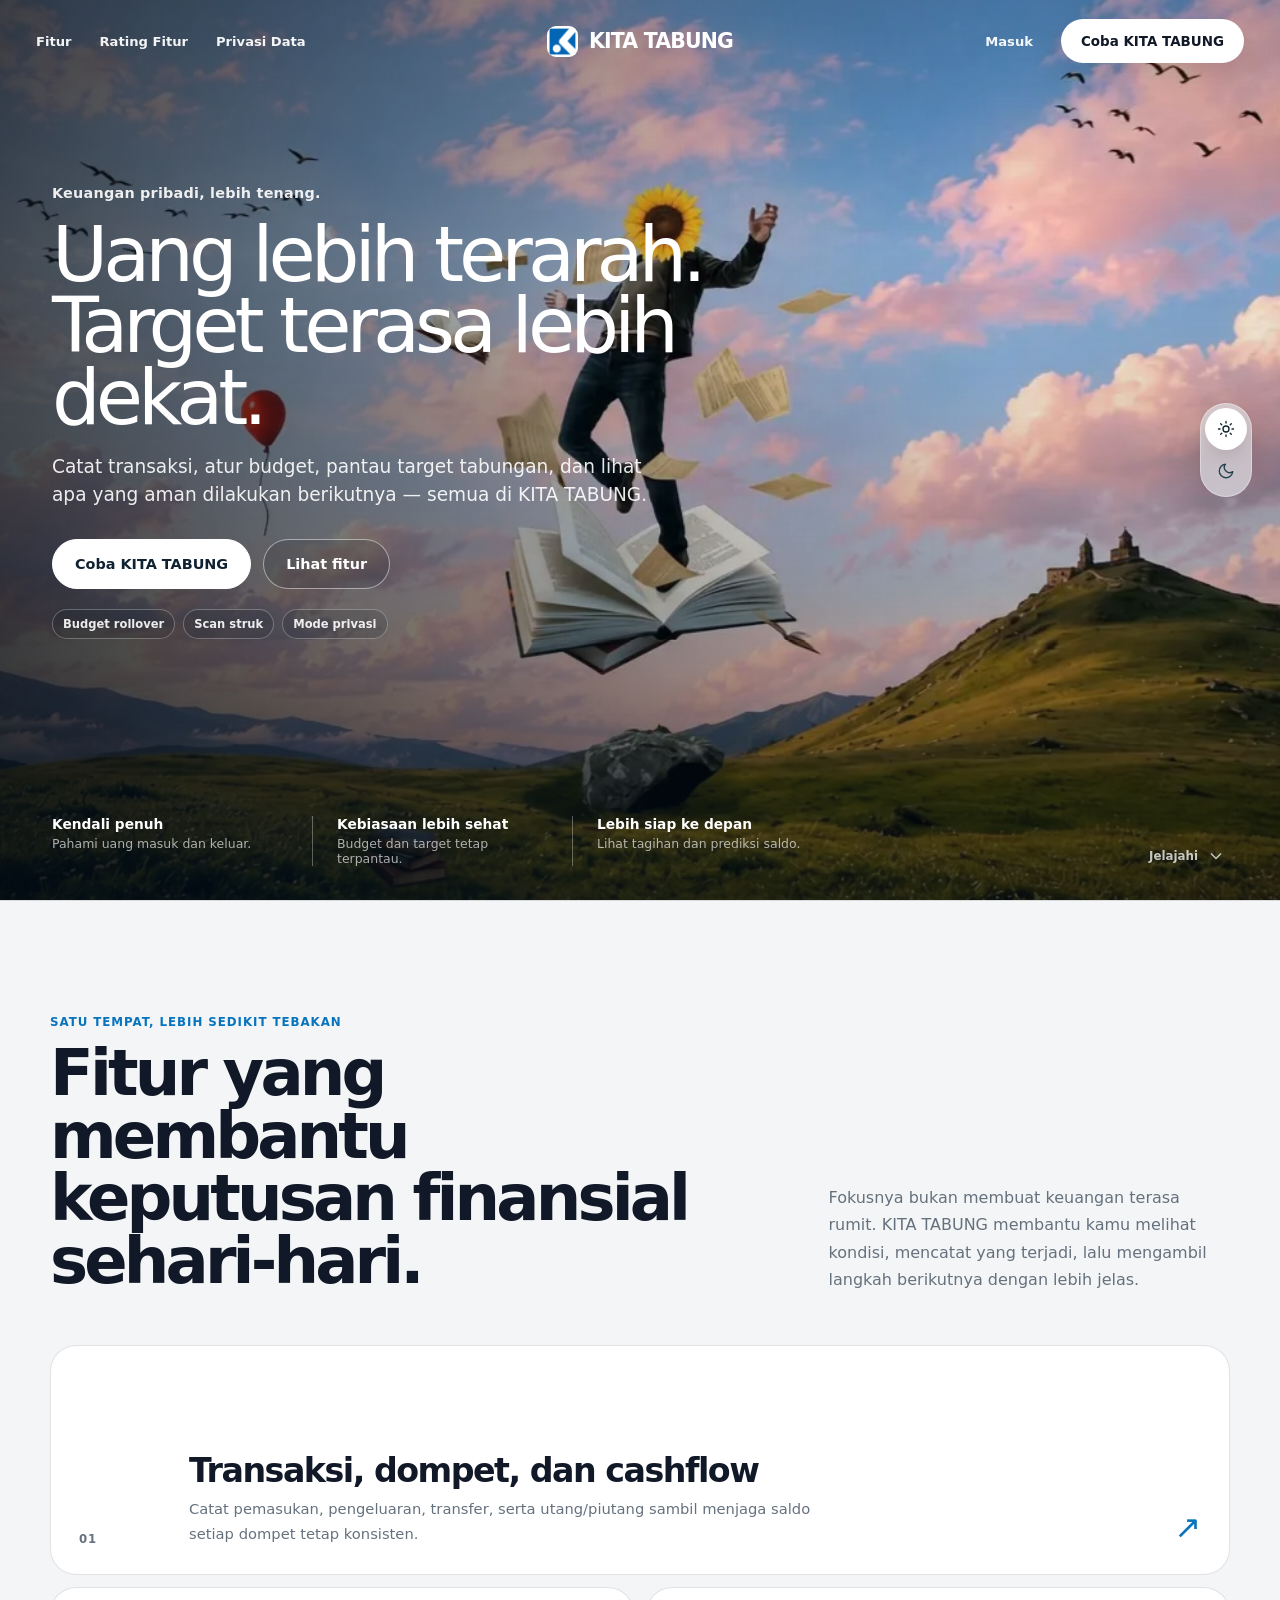
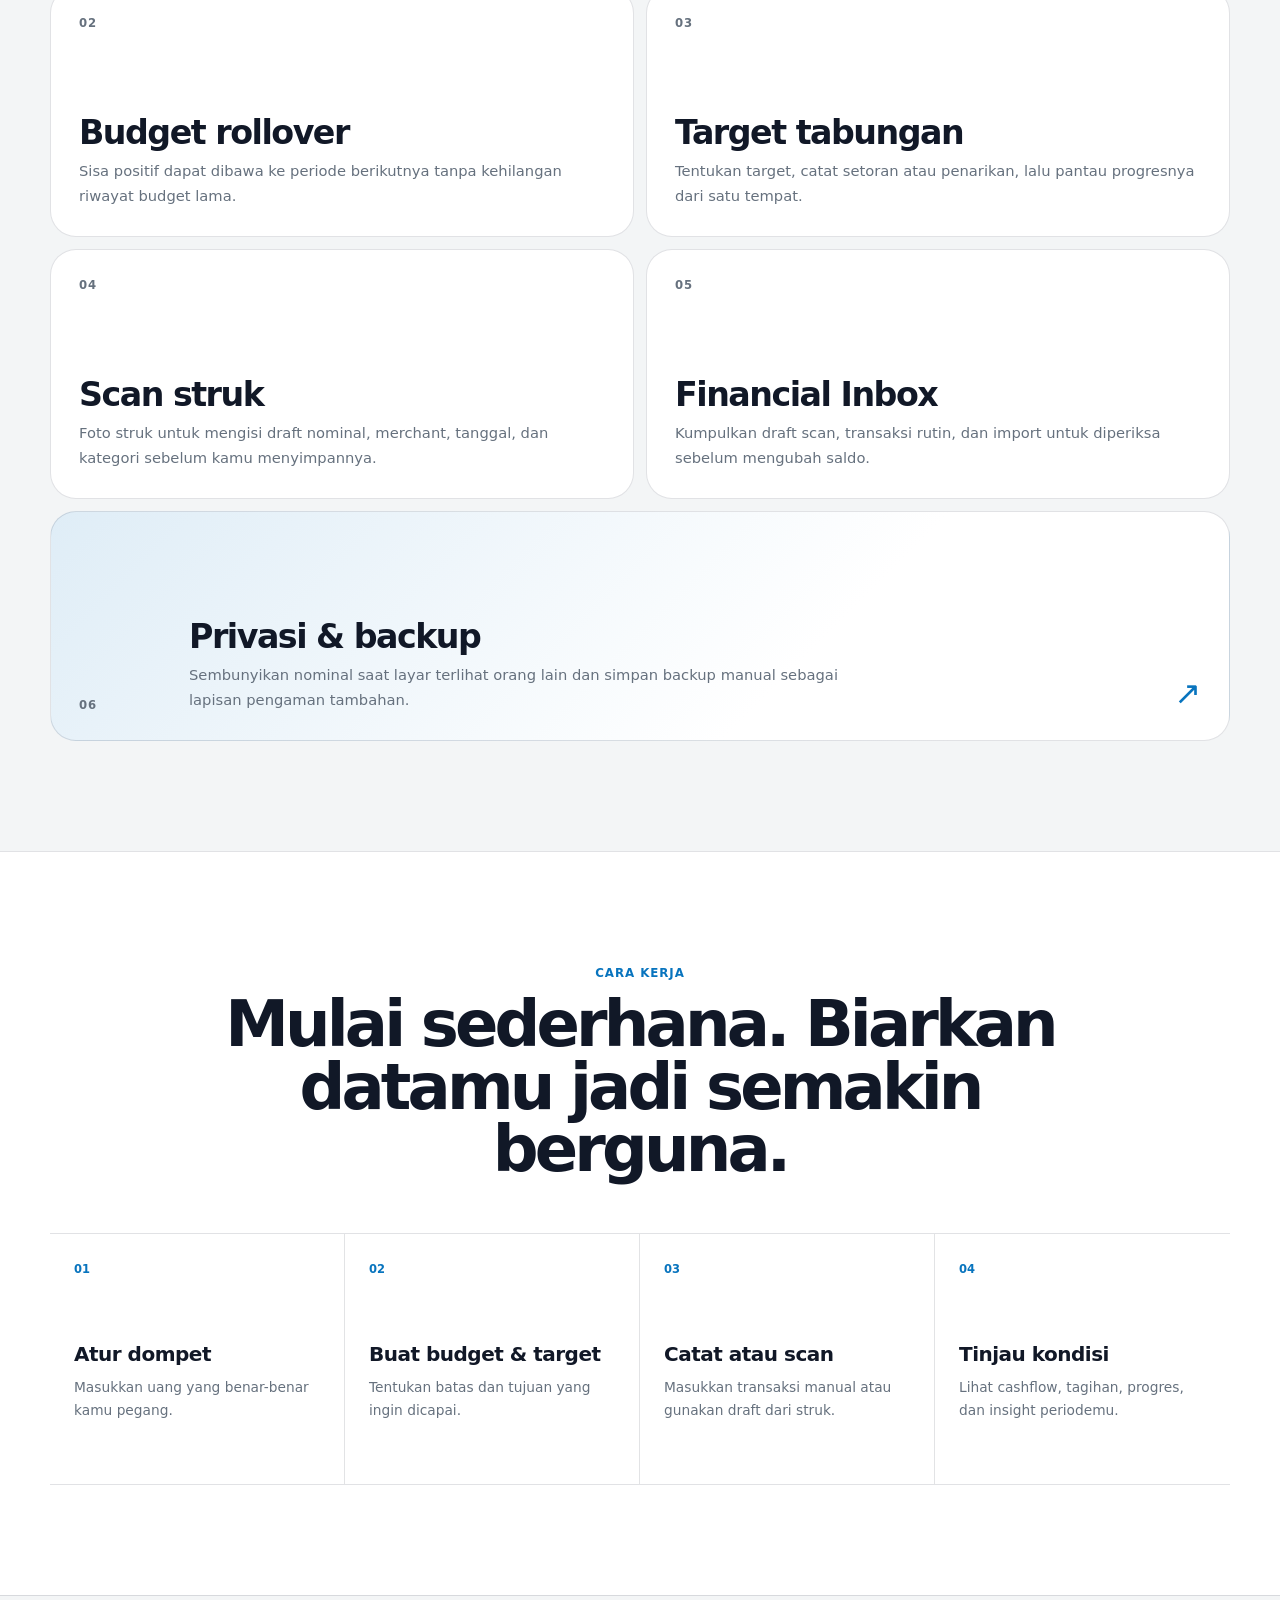
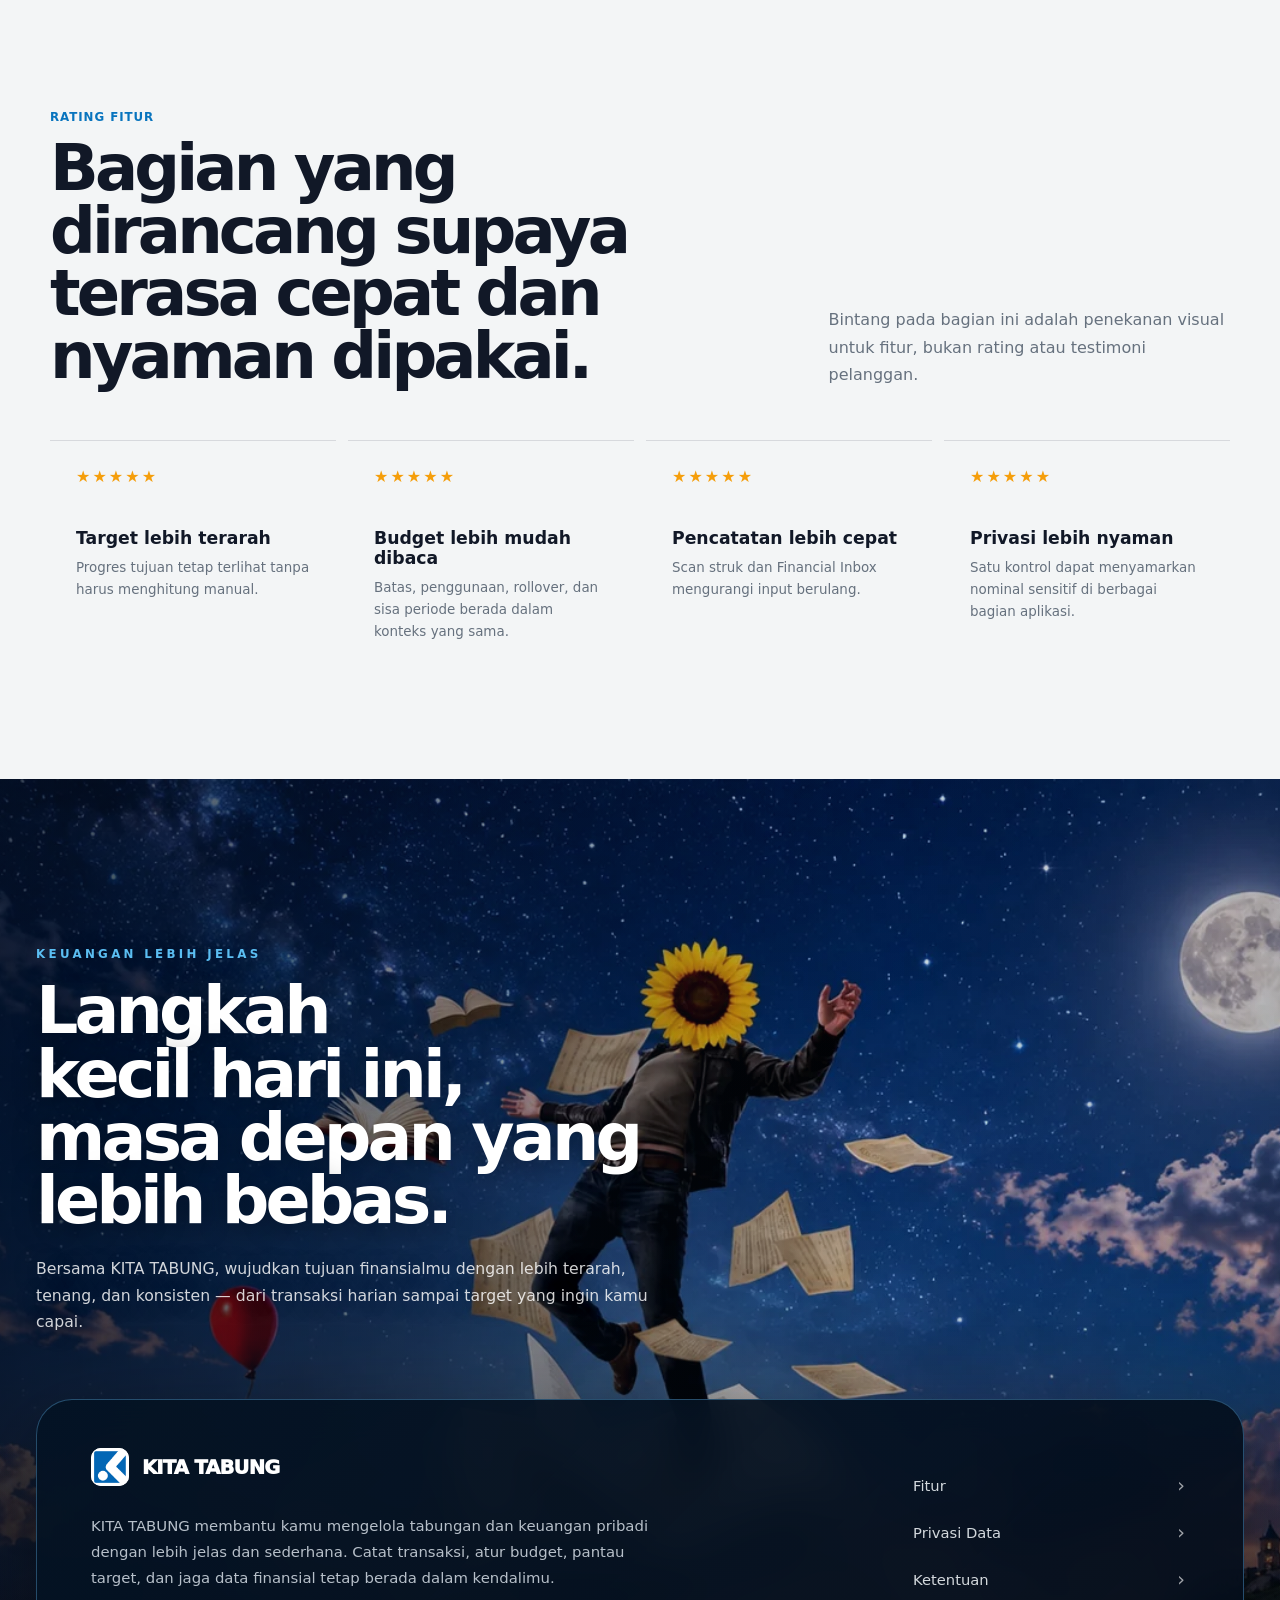
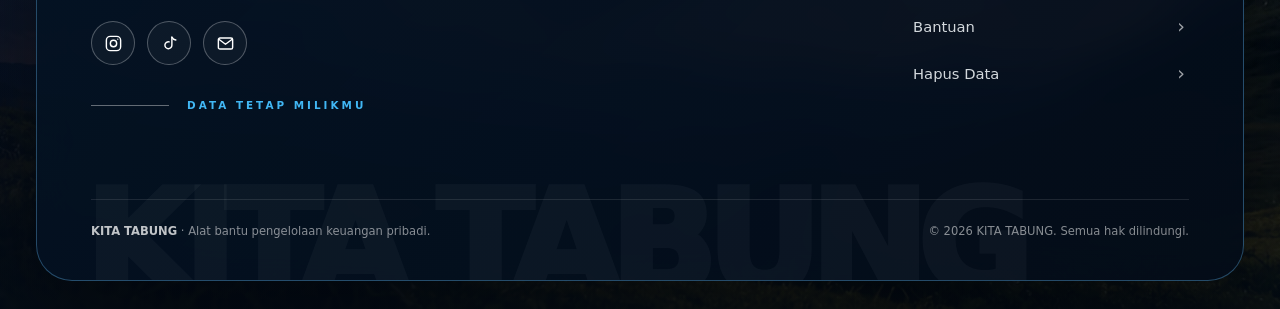
<file: index.html>
<!doctype html>
<html lang="id" data-theme="light">
<head>
  <meta charset="utf-8">
  <meta name="viewport" content="width=device-width,initial-scale=1,viewport-fit=cover">
  <meta id="public-theme-color" name="theme-color" content="#3B82B8">
  <meta name="description" content="KITA TABUNG membantu mencatat transaksi, mengatur budget, memantau tagihan, dan mengejar target tabungan dalam satu aplikasi.">
  <title>KITA TABUNG — Keuangan lebih terarah</title>
  <link rel="icon" href="/kt.png">
  <script>
    (function(){
      var theme = 'light';
      try {
        var manual = localStorage.getItem('KITA_TABUNG_PUBLIC_THEME');
        var appTheme = JSON.parse(localStorage.getItem('KITA_TABUNG_THEME_V3') || 'null');
        if (manual === 'dark' || manual === 'light') theme = manual;
        else if (appTheme && appTheme.adaptiveTheme === true) theme = matchMedia('(prefers-color-scheme: dark)').matches ? 'dark' : 'light';
        else if (appTheme && (appTheme.theme === 'dark' || appTheme.theme === 'light')) theme = appTheme.theme;
        else theme = matchMedia('(prefers-color-scheme: dark)').matches ? 'dark' : 'light';
      } catch (_) {}
      document.documentElement.dataset.theme = theme;
    })();
  </script>
  <link rel="preload" href="/assets/video/mode-terang-poster.webp?v=15.11" as="image" type="image/webp">
  <style id="kt-public-css">
:root{
  --bg:#f3f5f6;--surface:#fff;--surface-2:#e9eef1;--text:#111827;--muted:#66717e;--line:rgba(15,23,42,.12);
  --brand:#0874be;--brand-soft:#dbeefe;--accent:#42c6da;--success:#0f9f6e;--star:#f59e0b;
  --header-bg:rgba(245,248,250,.86);--header-text:#0f172a;--hero-overlay:rgba(5,23,38,.23);--hero-left:rgba(2,17,30,.66);
  --radius:28px;--ease:cubic-bezier(.22,.61,.36,1);font-family:Inter,ui-sans-serif,system-ui,-apple-system,BlinkMacSystemFont,"Segoe UI",sans-serif;color-scheme:light;
}
html[data-theme="dark"]{
  --bg:#08111a;--surface:#0f1a25;--surface-2:#162431;--text:#f7fafc;--muted:#a8b5c2;--line:rgba(255,255,255,.12);
  --brand:#62b9ee;--brand-soft:#0d3148;--accent:#67d4df;--header-bg:rgba(7,17,26,.84);--header-text:#f8fafc;--hero-overlay:rgba(3,10,20,.38);--hero-left:rgba(1,8,18,.72);color-scheme:dark;
}
*{box-sizing:border-box}html{scroll-behavior:smooth}body{margin:0;background:var(--bg);color:var(--text);line-height:1.55;transition:background-color .9s var(--ease),color .9s var(--ease);overflow-x:hidden}body,a,button{font:inherit}a{color:inherit}.wrap{width:min(1180px,calc(100% - 40px));margin:auto}.skip{position:fixed;left:-999px;top:10px;background:#fff;color:#0f172a;padding:10px 14px;border-radius:999px;z-index:1000}.skip:focus{left:10px}.topbar{position:fixed;inset:0 0 auto 0;z-index:60;color:#fff;transition:background-color .55s var(--ease),color .55s var(--ease),border-color .55s var(--ease),backdrop-filter .55s var(--ease)}.topbar.is-scrolled{background:var(--header-bg);color:var(--header-text);backdrop-filter:blur(18px);border-bottom:1px solid var(--line)}.nav-shell{width:min(100% - 72px,1760px);min-height:82px;margin:auto;display:grid;grid-template-columns:1fr auto 1fr;align-items:center;gap:24px}.nav-left,.nav-right{display:flex;align-items:center;gap:28px}.nav-right{justify-content:flex-end}.nav-left a,.login-link{text-decoration:none;font-size:.82rem;font-weight:720;opacity:.94}.hero-brand{display:inline-flex;align-items:center;gap:11px;text-decoration:none;font-size:1.28rem;font-weight:900;letter-spacing:-.04em}.hero-brand img{width:31px;height:31px;object-fit:contain;border-radius:9px}.pill-action{display:inline-flex;align-items:center;justify-content:center;min-height:44px;padding:0 20px;border-radius:999px;background:#fff;color:#111827!important;text-decoration:none;font-size:.84rem;font-weight:800;box-shadow:0 12px 35px rgba(3,17,30,.12)}.topbar.is-scrolled .pill-action{background:var(--text);color:var(--bg)!important}.video-hero{position:relative;min-height:100svh;height:max(720px,100svh);color:#fff;isolation:isolate;overflow:hidden}.hero-media{position:absolute;inset:0;z-index:-3;background:#284f68;contain:paint;overflow:hidden}.hero-poster,.landing-video{position:absolute;inset:-1%;width:102%;height:102%;object-fit:cover;transform:translateZ(0) scale(1.002);backface-visibility:hidden}.hero-poster{background-position:center;background-size:cover;opacity:0;transition:opacity .82s var(--ease);will-change:opacity}.hero-poster-light{background-image:url("/assets/video/mode-terang-poster.webp?v=15.11")}.hero-poster-dark{background-image:url("/assets/video/mode-gelap-poster.webp?v=15.11")}.landing-video{opacity:0;transition:opacity .82s var(--ease);will-change:opacity}.landing-video.active{opacity:1}.hero-media.poster-mode .landing-video{display:none}.hero-media.poster-mode .hero-poster-light{opacity:1}.hero-media.poster-mode.theme-dark .hero-poster-light{opacity:0}.hero-media.poster-mode.theme-dark .hero-poster-dark{opacity:1}.hero-media.poster-mode:not(.theme-dark) .hero-poster-dark{opacity:0}.hero-shade{position:absolute;inset:0;background:linear-gradient(90deg,var(--hero-left) 0%,rgba(3,20,33,.42) 29%,rgba(3,20,33,.12) 58%,transparent 78%),linear-gradient(180deg,rgba(1,10,19,.17) 0%,transparent 28%,rgba(1,10,19,.23) 74%,rgba(1,10,19,.64) 100%);transition:background 1.1s var(--ease)}.hero-vignette{position:absolute;inset:0;background:radial-gradient(circle at 63% 42%,transparent 0 20%,rgba(0,0,0,.04) 55%,rgba(0,0,0,.22) 100%);pointer-events:none}.hero-content-wrap{width:min(100% - 104px,1760px);height:100%;margin:auto;display:flex;align-items:center;padding-top:74px;padding-bottom:150px}.hero-copy{width:min(680px,58vw);animation:heroEnter .95s var(--ease) both}.hero-kicker{margin:0 0 18px;font-size:.9rem;font-weight:800;letter-spacing:.015em;opacity:.9}.hero-copy h1{margin:0;font-size:clamp(3.8rem,6vw,7rem);font-weight:540;letter-spacing:-.065em;line-height:.93;text-wrap:balance}.hero-subtitle{max-width:610px;margin:20px 0 0;font-size:clamp(1rem,1.45vw,1.28rem);line-height:1.52;color:rgba(255,255,255,.9)}.hero-actions{display:flex;align-items:center;gap:12px;margin-top:30px}.hero-cta{display:inline-flex;align-items:center;justify-content:center;min-height:50px;padding:0 22px;border-radius:999px;text-decoration:none;font-size:.9rem;font-weight:800;border:1px solid rgba(255,255,255,.5);transition:transform .2s var(--ease),background-color .3s var(--ease),color .3s var(--ease),border-color .3s var(--ease)}.hero-cta:hover{transform:translateY(-2px)}.hero-cta.primary{background:#fff;color:#102231;border-color:#fff}.hero-cta.secondary{background:rgba(8,26,39,.15);color:#fff;backdrop-filter:blur(8px)}.hero-trust{display:flex;gap:8px;flex-wrap:wrap;margin-top:20px}.hero-trust span{padding:7px 10px;border:1px solid rgba(255,255,255,.28);border-radius:999px;background:rgba(7,22,34,.14);backdrop-filter:blur(7px);font-size:.72rem;font-weight:760;color:rgba(255,255,255,.9)}.hero-bottom{position:absolute;left:52px;right:52px;bottom:34px;display:grid;grid-template-columns:repeat(3,minmax(0,260px));gap:0;max-width:850px}.hero-benefit{padding:0 24px;border-left:1px solid rgba(255,255,255,.32)}.hero-benefit:first-child{padding-left:0;border-left:0}.hero-benefit strong,.hero-benefit span{display:block}.hero-benefit strong{font-size:.86rem;margin-bottom:4px}.hero-benefit span{font-size:.78rem;color:rgba(255,255,255,.65)}.scroll-cue{position:absolute;right:54px;bottom:34px;display:flex;align-items:center;gap:8px;color:#fff;text-decoration:none;font-size:.74rem;font-weight:780;opacity:.75}.scroll-cue svg{width:20px;height:20px;fill:none;stroke:currentColor;stroke-width:1.8}.theme-switcher{position:fixed;right:28px;top:50%;transform:translateY(-50%);z-index:70;display:flex;flex-direction:column;padding:4px;border-radius:999px;background:rgba(234,242,244,.58);border:1px solid rgba(255,255,255,.35);backdrop-filter:blur(16px);box-shadow:0 14px 38px rgba(0,0,0,.12)}.theme-button{width:42px;height:42px;border:0;border-radius:50%;display:grid;place-items:center;background:transparent;color:#24414d;cursor:pointer;transition:background-color .35s var(--ease),color .35s var(--ease),transform .2s var(--ease)}.theme-button.active{background:#fff;color:#0f2630;box-shadow:0 6px 18px rgba(0,0,0,.12)}html[data-theme="dark"] .theme-switcher{background:rgba(9,24,37,.55);border-color:rgba(255,255,255,.12)}html[data-theme="dark"] .theme-button{color:#b9c9d2}html[data-theme="dark"] .theme-button.active{background:#20313f;color:#fff}.theme-button:hover{transform:scale(1.05)}.theme-button svg{width:18px;height:18px;fill:none;stroke:currentColor;stroke-width:1.8;stroke-linecap:round;stroke-linejoin:round}.section{padding:110px 0;border-top:1px solid var(--line);transition:background-color .9s var(--ease),border-color .9s var(--ease)}.section-heading{margin-bottom:52px}.split-heading{display:grid;grid-template-columns:minmax(0,1.2fr) minmax(280px,.68fr);gap:70px;align-items:end}.section-kicker{display:inline-block;margin-bottom:13px;font-size:.74rem;font-weight:900;letter-spacing:.08em;text-transform:uppercase;color:var(--brand)}.section-heading h2{margin:0;font-size:clamp(2.5rem,5vw,5rem);font-weight:560;line-height:.98;letter-spacing:-.06em;max-width:900px}.section-heading p{margin:0;color:var(--muted);font-size:1rem;line-height:1.7}.feature-grid{display:grid;grid-template-columns:repeat(2,minmax(0,1fr));gap:12px}.feature-card{position:relative;min-height:250px;padding:28px;border:1px solid var(--line);border-radius:26px;background:var(--surface);display:flex;flex-direction:column;justify-content:space-between;transition:transform .25s var(--ease),background-color .9s var(--ease),border-color .9s var(--ease),box-shadow .25s var(--ease)}.feature-card:hover{transform:translateY(-3px);box-shadow:0 22px 50px rgba(15,23,42,.08)}.feature-card-wide{grid-column:span 2;min-height:230px;display:grid;grid-template-columns:90px 1fr auto;align-items:end;gap:20px}.feature-no{font-size:.73rem;font-weight:900;color:var(--muted);letter-spacing:.08em}.feature-card h3{margin:0 0 10px;font-size:clamp(1.4rem,2.6vw,2.4rem);line-height:1;letter-spacing:-.045em;font-weight:630}.feature-card p{margin:0;max-width:660px;color:var(--muted);font-size:.92rem;line-height:1.65}.feature-arrow{align-self:end;font-size:2rem;color:var(--brand)}.accent-card{background:linear-gradient(135deg,color-mix(in srgb,var(--brand) 13%,var(--surface)),var(--surface) 64%)}.process-section{background:var(--surface)}.centered-heading{text-align:center;max-width:890px;margin-left:auto;margin-right:auto}.process-line{display:grid;grid-template-columns:repeat(4,1fr);border-top:1px solid var(--line);border-bottom:1px solid var(--line)}.process-line article{min-height:250px;padding:28px 24px;border-right:1px solid var(--line)}.process-line article:last-child{border-right:0}.process-line span{display:block;font-size:.72rem;color:var(--brand);font-weight:900;margin-bottom:66px}.process-line h3{font-size:1.25rem;margin:0 0 10px;letter-spacing:-.025em}.process-line p{color:var(--muted);font-size:.86rem;margin:0;line-height:1.65}.rating-section{background:var(--bg)}.rating-grid{display:grid;grid-template-columns:repeat(4,1fr);gap:12px}.rating-card{padding:26px;border-top:1px solid var(--line);background:transparent;min-height:210px}.stars{color:var(--star);letter-spacing:.13em;margin-bottom:42px}.rating-card h3{margin:0 0 9px;font-size:1.08rem}.rating-card p{margin:0;color:var(--muted);font-size:.84rem;line-height:1.65}.trust-section{padding-top:55px}.trust-panel{background:#0d2233;color:#fff;border-radius:36px;padding:clamp(30px,6vw,72px);display:grid;grid-template-columns:1fr auto;gap:50px;align-items:end}.trust-panel h2{font-size:clamp(2.4rem,5vw,4.8rem);line-height:.98;letter-spacing:-.055em;margin:0 0 20px;font-weight:560;max-width:920px}.trust-panel p{max-width:780px;color:#b9c7d1;margin:0;line-height:1.75}.link-row{display:flex;gap:20px;flex-wrap:wrap;margin-top:28px}.link-row a{color:#fff;text-decoration:none;border-bottom:1px solid rgba(255,255,255,.36);font-size:.82rem;font-weight:750}.dark-cta{white-space:nowrap}.footer{padding:42px 0 56px;border-top:1px solid var(--line);background:var(--bg);transition:background-color .9s var(--ease),border-color .9s var(--ease)}.footer-grid{display:grid;grid-template-columns:auto 1fr auto;gap:24px;align-items:center}.footer-brand{display:flex;align-items:center;gap:9px;text-decoration:none;font-weight:900;letter-spacing:-.03em}.footer-brand img{width:31px;height:31px}.footer p{margin:0;color:var(--muted);font-size:.8rem}.footer-links{display:flex;gap:18px;flex-wrap:wrap}.footer-links a{color:var(--muted);font-size:.78rem;font-weight:740;text-decoration:none}.legal{padding:110px 0 70px}.legal article{background:var(--surface);border:1px solid var(--line);border-radius:30px;padding:clamp(24px,5vw,52px);max-width:920px;margin:auto}.legal h1{font-size:clamp(2.3rem,5vw,4rem);letter-spacing:-.05em;line-height:1;margin:0 0 14px}.legal h2{margin:32px 0 9px;font-size:1.15rem}.legal p,.legal li{color:var(--muted)}.legal .draft{padding:12px 14px;border-radius:14px;background:#fff7ed;border:1px solid #fed7aa;color:#9a3412;font-weight:700;font-size:.82rem;margin:18px 0}.legal ul{padding-left:20px}.help-grid{display:grid;grid-template-columns:1fr 1fr;gap:14px;margin-top:22px}.faq{border:1px solid var(--line);border-radius:16px;padding:16px}.faq h3{font-size:.95rem;margin:0 0 7px}.faq p{font-size:.84rem;margin:0}.btn{display:inline-flex;align-items:center;justify-content:center;min-height:44px;padding:0 18px;border-radius:14px;text-decoration:none;font-weight:800;border:1px solid var(--line);background:var(--surface);color:var(--text)}.btn.primary{background:var(--brand);color:#fff;border-color:transparent}.btn.ghost{background:transparent}.btn:focus-visible,a:focus-visible,.theme-button:focus-visible{outline:3px solid color-mix(in srgb,var(--brand) 38%,transparent);outline-offset:4px}.pill-action:active,.hero-cta:active,.theme-button:active{transform:scale(.97)}@keyframes heroEnter{from{opacity:0;transform:translateY(18px)}to{opacity:1;transform:translateY(0)}}

/* V15.9 — cinematic closing section */
.closing-scene{position:relative;isolation:isolate;min-height:900px;padding:96px 0 28px;overflow:hidden;color:#fff;background:#07111e}
.closing-scene-media{position:absolute;inset:0;z-index:-3}
.closing-scene-media img{width:100%;height:100%;object-fit:cover;object-position:center 48%;display:block;filter:saturate(.96) contrast(1.02)}
.closing-scene::before{content:"";position:absolute;inset:0;z-index:-2;background:linear-gradient(90deg,rgba(4,13,28,.72) 0%,rgba(4,13,28,.40) 40%,rgba(4,13,28,.08) 70%,rgba(4,13,28,.24) 100%),linear-gradient(180deg,rgba(5,16,32,.08),rgba(5,16,32,.06) 45%,rgba(3,10,20,.72) 100%)}
.closing-scene::after{content:"";position:absolute;inset:auto 0 0;height:42%;z-index:-1;background:linear-gradient(180deg,transparent,rgba(2,9,18,.58))}
.closing-shell{width:min(100% - 72px,1580px);margin:auto;display:flex;min-height:780px;flex-direction:column;justify-content:space-between;gap:64px}
.closing-copy{max-width:710px;padding-top:72px;text-shadow:0 3px 28px rgba(0,0,0,.38)}
.closing-kicker{display:block;margin-bottom:18px;font-size:.74rem;font-weight:900;letter-spacing:.28em;text-transform:uppercase;color:#5bbef2}
.closing-copy h2{margin:0;font-size:clamp(3rem,5.2vw,5.9rem);line-height:.95;letter-spacing:-.058em;font-weight:610;text-wrap:balance}
.closing-copy p{max-width:620px;margin:24px 0 0;color:rgba(255,255,255,.82);font-size:clamp(.98rem,1.15vw,1.18rem);line-height:1.68}
.closing-card{position:relative;overflow:hidden;display:grid;grid-template-columns:minmax(0,1.45fr) minmax(260px,.55fr);gap:80px;padding:48px 54px 42px;border:1px solid rgba(104,192,255,.34);border-radius:36px;background:linear-gradient(135deg,rgba(4,19,36,.94),rgba(3,12,25,.90));box-shadow:0 26px 90px rgba(0,0,0,.36);backdrop-filter:blur(20px);-webkit-backdrop-filter:blur(20px)}
.closing-card::after{content:"KITA TABUNG";position:absolute;left:46px;bottom:-46px;z-index:0;font-size:clamp(5.5rem,11vw,12rem);font-weight:950;letter-spacing:-.075em;white-space:nowrap;color:rgba(255,255,255,.035);pointer-events:none}
.closing-card>*{position:relative;z-index:1}
.closing-brand{display:inline-flex;align-items:center;gap:13px;color:#fff;text-decoration:none;font-size:1.22rem;font-weight:930;letter-spacing:-.04em}
.closing-brand img{width:38px;height:38px;object-fit:contain;border-radius:10px;background:#fff}
.closing-description{max-width:570px;margin:24px 0 0;color:rgba(233,241,249,.78);font-size:.93rem;line-height:1.72}
.closing-contact{display:flex;align-items:center;gap:12px;flex-wrap:wrap;margin-top:30px}
.contact-link{width:44px;height:44px;display:inline-grid;place-items:center;color:#fff;text-decoration:none;border:1px solid rgba(255,255,255,.28);border-radius:50%;background:rgba(255,255,255,.035);transition:opacity .2s var(--ease),transform .2s var(--ease),background .2s var(--ease),border-color .2s var(--ease)}
.contact-link:hover{opacity:1;transform:translateY(-2px);background:rgba(255,255,255,.09);border-color:rgba(255,255,255,.46)}
.contact-link:focus-visible{outline:2px solid #5bbef2;outline-offset:3px}
.contact-icon{width:100%;height:100%;display:grid;place-items:center}
.contact-icon svg{width:19px;height:19px;fill:none;stroke:currentColor;stroke-width:1.8;stroke-linecap:round;stroke-linejoin:round}
.closing-tagline{display:flex;align-items:center;gap:18px;margin-top:34px;color:#41b7f4;font-size:.65rem;font-weight:900;letter-spacing:.29em;text-transform:uppercase}
.closing-tagline::before{content:"";width:78px;height:1px;background:rgba(255,255,255,.38)}
.closing-links{display:flex;flex-direction:column;justify-content:center;gap:3px}
.closing-links a{display:flex;align-items:center;justify-content:space-between;gap:26px;min-height:44px;padding:0 4px;color:rgba(245,249,252,.86);text-decoration:none;font-size:.92rem;border-bottom:1px solid transparent;transition:color .2s var(--ease),border-color .2s var(--ease),transform .2s var(--ease)}
.closing-links a:hover{color:#fff;border-bottom-color:rgba(255,255,255,.16);transform:translateX(2px)}
.closing-links .chev{font-size:1.2rem;color:rgba(255,255,255,.62)}
.closing-meta{grid-column:1/-1;display:flex;align-items:center;justify-content:space-between;gap:24px;margin-top:8px;padding-top:24px;border-top:1px solid rgba(255,255,255,.10);color:rgba(255,255,255,.52);font-size:.72rem}
.closing-meta strong{color:rgba(255,255,255,.75);font-weight:800}
@media(max-width:980px){.closing-scene{min-height:860px;padding-top:72px}.closing-shell{width:min(100% - 36px,1580px);min-height:730px}.closing-copy{padding-top:54px}.closing-card{grid-template-columns:1fr;gap:34px;padding:38px 34px}.closing-links{display:grid;grid-template-columns:1fr 1fr}.closing-meta{margin-top:0}.closing-card::after{left:28px;bottom:-26px}}
@media(max-width:640px){.closing-scene{min-height:auto;padding:70px 0 14px}.closing-shell{width:calc(100% - 22px);min-height:0;gap:52px}.closing-copy{padding:28px 8px 0}.closing-copy h2{font-size:clamp(2.8rem,13vw,4.25rem)}.closing-copy p{font-size:.91rem;max-width:95%}.closing-card{padding:28px 22px 24px;border-radius:28px;gap:26px}.closing-description{font-size:.84rem}.closing-contact{align-items:center;gap:12px;margin-top:24px}.contact-link{width:44px;height:44px}.closing-tagline{gap:12px;font-size:.58rem;letter-spacing:.2em}.closing-tagline::before{width:44px}.closing-links{grid-template-columns:1fr;gap:0}.closing-links a{font-size:.86rem}.closing-meta{flex-direction:column;align-items:flex-start;gap:8px;padding-top:18px}.closing-card::after{font-size:5.4rem;left:16px;bottom:-14px}}

@media(max-width:980px){.nav-shell{width:min(100% - 34px,1760px);grid-template-columns:1fr auto}.hero-brand{justify-self:start}.nav-left{display:none}.nav-right{grid-column:2}.hero-content-wrap{width:min(100% - 54px,1760px)}.hero-copy{width:min(700px,78vw)}.hero-bottom{left:28px;right:110px}.split-heading{grid-template-columns:1fr;gap:20px}.process-line{grid-template-columns:1fr 1fr}.process-line article:nth-child(2){border-right:0}.process-line article:nth-child(-n+2){border-bottom:1px solid var(--line)}.rating-grid{grid-template-columns:1fr 1fr}.trust-panel{grid-template-columns:1fr}.footer-grid{grid-template-columns:1fr;align-items:start}}
@media(max-width:640px){.wrap{width:min(100% - 26px,1180px)}.nav-shell{width:calc(100% - 24px);min-height:66px;grid-template-columns:1fr auto;gap:10px}.hero-brand{font-size:.95rem;gap:7px}.hero-brand img{width:27px;height:27px}.login-link{display:none}.pill-action{min-height:40px;padding:0 14px;font-size:.75rem}.video-hero{height:100svh;min-height:690px}.hero-content-wrap{width:calc(100% - 30px);align-items:flex-end;padding:90px 0 205px}.hero-copy{width:100%}.hero-kicker{font-size:.78rem;margin-bottom:12px}.hero-copy h1{font-size:clamp(3.05rem,14vw,4.8rem);line-height:.92}.hero-subtitle{font-size:.92rem;max-width:94%;margin-top:15px}.hero-actions{margin-top:22px}.hero-cta{min-height:46px;padding:0 17px;font-size:.8rem}.hero-trust{display:none}.hero-shade{background:linear-gradient(180deg,rgba(3,15,25,.2),rgba(3,15,25,.08) 28%,rgba(3,15,25,.42) 60%,rgba(1,9,16,.82) 100%)}.hero-bottom{left:15px;right:15px;bottom:20px;display:grid;grid-template-columns:repeat(3,1fr);gap:0}.hero-benefit{padding:0 10px}.hero-benefit strong{font-size:.7rem}.hero-benefit span{font-size:.62rem;line-height:1.4}.scroll-cue{display:none}.theme-switcher{right:12px;top:42%;padding:3px}.theme-button{width:38px;height:38px}.section{padding:78px 0}.section-heading{margin-bottom:34px}.section-heading h2{font-size:clamp(2.35rem,11vw,3.6rem)}.feature-grid{grid-template-columns:1fr}.feature-card,.feature-card-wide{grid-column:auto;display:flex;min-height:210px;padding:22px}.feature-card-wide{gap:0}.feature-arrow{position:absolute;right:22px;top:20px}.process-line{grid-template-columns:1fr}.process-line article{min-height:0;padding:24px 0;border-right:0!important;border-bottom:1px solid var(--line)!important}.process-line article:last-child{border-bottom:0!important}.process-line span{margin-bottom:24px}.rating-grid{grid-template-columns:1fr}.rating-card{min-height:0;padding:24px 0}.stars{margin-bottom:22px}.trust-panel{border-radius:26px;padding:28px 22px}.trust-panel h2{font-size:2.65rem}.footer{padding-bottom:40px}.footer-links{gap:12px}.legal{padding:90px 0 35px}.help-grid{grid-template-columns:1fr}}
@media(max-width:767px){.landing-video,.hero-poster{inset:0;width:100%;height:100%;transform:translateZ(0)}.hero-shade,.hero-vignette{will-change:auto}.hero-cta.secondary,.theme-switcher{backdrop-filter:none}.topbar.is-scrolled{backdrop-filter:blur(10px)}}
@media(prefers-reduced-motion:reduce){html{scroll-behavior:auto}.landing-video{transition:none!important;transform:none!important}.hero-poster{transition:opacity .25s linear!important}.hero-copy{animation:none}.feature-card,.hero-cta,.theme-button,.topbar,body,.section,.footer{transition:none!important}}

  </style>
</head>
<body data-public-build="15.9">
  <a class="skip" href="#utama">Lewati ke konten utama</a>

  <header class="topbar" id="public-topbar">
    <div class="nav-shell">
      <nav class="nav-left" aria-label="Navigasi utama kiri">
        <a href="#fitur">Fitur</a>
        <a href="#penggunaan">Rating Fitur</a>
        <a href="/privacy.html">Privasi Data</a>
      </nav>

      <a class="hero-brand" href="/" aria-label="KITA TABUNG — beranda">
        <img src="/kt-sidebar.png" alt="">
        <span>KITA TABUNG</span>
      </a>

      <nav class="nav-right" aria-label="Navigasi akun">
        <a class="login-link" href="/app.html#login">Masuk</a>
        <a class="pill-action" href="/app.html#register">Coba KITA TABUNG</a>
      </nav>
    </div>
  </header>

  <aside class="theme-switcher" aria-label="Pilih tema landing page">
    <button type="button" class="theme-button active" data-theme-choice="light" aria-label="Gunakan mode terang" aria-pressed="true">
      <svg viewBox="0 0 24 24" aria-hidden="true"><circle cx="12" cy="12" r="4"></circle><path d="M12 2v2M12 20v2M4.93 4.93l1.42 1.42M17.66 17.66l1.41 1.41M2 12h2M20 12h2M4.93 19.07l1.42-1.41M17.66 6.34l1.41-1.41"></path></svg>
    </button>
    <button type="button" class="theme-button" data-theme-choice="dark" aria-label="Gunakan mode gelap" aria-pressed="false">
      <svg viewBox="0 0 24 24" aria-hidden="true"><path d="M21 12.79A9 9 0 1 1 11.21 3 7 7 0 0 0 21 12.79Z"></path></svg>
    </button>
  </aside>

  <main id="utama">
    <section class="video-hero" aria-labelledby="hero-title">
      <div class="hero-media" aria-hidden="true">
        <div id="poster-light" class="hero-poster hero-poster-light"></div>
        <div id="poster-dark" class="hero-poster hero-poster-dark"></div>
        <video id="video-light" class="landing-video" muted loop playsinline preload="none"
          poster="/assets/video/mode-terang-poster.webp?v=15.11"
          data-desktop-src="/assets/video/mode-terang.mp4?v=15.11"
          data-mobile-src="/assets/video/mode-terang-mobile.mp4?v=15.11"></video>
        <video id="video-dark" class="landing-video" muted loop playsinline preload="none"
          poster="/assets/video/mode-gelap-poster.webp?v=15.11"
          data-desktop-src="/assets/video/mode-gelap.mp4?v=15.11"
          data-mobile-src="/assets/video/mode-gelap-mobile.mp4?v=15.11"></video>
        <div class="hero-shade"></div>
        <div class="hero-vignette"></div>
      </div>

      <div class="hero-content-wrap">
        <div class="hero-copy">
          <p class="hero-kicker">Keuangan pribadi, lebih tenang.</p>
          <h1 id="hero-title">Uang lebih terarah.<br>Target terasa lebih dekat.</h1>
          <p class="hero-subtitle">Catat transaksi, atur budget, pantau target tabungan, dan lihat apa yang aman dilakukan berikutnya — semua di KITA TABUNG.</p>
          <div class="hero-actions">
            <a class="hero-cta primary" href="/app.html#register">Coba KITA TABUNG</a>
            <a class="hero-cta secondary" href="#fitur">Lihat fitur</a>
          </div>
          <div class="hero-trust" aria-label="Fitur unggulan KITA TABUNG">
            <span>Budget rollover</span>
            <span>Scan struk</span>
            <span>Mode privasi</span>
          </div>
        </div>
      </div>

      <div class="hero-bottom" aria-label="Manfaat utama">
        <div class="hero-benefit"><strong>Kendali penuh</strong><span>Pahami uang masuk dan keluar.</span></div>
        <div class="hero-benefit"><strong>Kebiasaan lebih sehat</strong><span>Budget dan target tetap terpantau.</span></div>
        <div class="hero-benefit"><strong>Lebih siap ke depan</strong><span>Lihat tagihan dan prediksi saldo.</span></div>
      </div>

      <a class="scroll-cue" href="#fitur" aria-label="Lihat fitur KITA TABUNG">
        <span>Jelajahi</span>
        <svg viewBox="0 0 24 24" aria-hidden="true"><path d="m6 9 6 6 6-6"></path></svg>
      </a>
    </section>

    <section class="section intro-section" id="fitur">
      <div class="wrap">
        <div class="section-heading split-heading">
          <div>
            <span class="section-kicker">Satu tempat, lebih sedikit tebakan</span>
            <h2>Fitur yang membantu keputusan finansial sehari-hari.</h2>
          </div>
          <p>Fokusnya bukan membuat keuangan terasa rumit. KITA TABUNG membantu kamu melihat kondisi, mencatat yang terjadi, lalu mengambil langkah berikutnya dengan lebih jelas.</p>
        </div>

        <div class="feature-grid">
          <article class="feature-card feature-card-wide">
            <span class="feature-no">01</span>
            <div>
              <h3>Transaksi, dompet, dan cashflow</h3>
              <p>Catat pemasukan, pengeluaran, transfer, serta utang/piutang sambil menjaga saldo setiap dompet tetap konsisten.</p>
            </div>
            <span class="feature-arrow" aria-hidden="true">↗</span>
          </article>
          <article class="feature-card">
            <span class="feature-no">02</span>
            <div><h3>Budget rollover</h3><p>Sisa positif dapat dibawa ke periode berikutnya tanpa kehilangan riwayat budget lama.</p></div>
          </article>
          <article class="feature-card">
            <span class="feature-no">03</span>
            <div><h3>Target tabungan</h3><p>Tentukan target, catat setoran atau penarikan, lalu pantau progresnya dari satu tempat.</p></div>
          </article>
          <article class="feature-card">
            <span class="feature-no">04</span>
            <div><h3>Scan struk</h3><p>Foto struk untuk mengisi draft nominal, merchant, tanggal, dan kategori sebelum kamu menyimpannya.</p></div>
          </article>
          <article class="feature-card">
            <span class="feature-no">05</span>
            <div><h3>Financial Inbox</h3><p>Kumpulkan draft scan, transaksi rutin, dan import untuk diperiksa sebelum mengubah saldo.</p></div>
          </article>
          <article class="feature-card feature-card-wide accent-card">
            <span class="feature-no">06</span>
            <div><h3>Privasi & backup</h3><p>Sembunyikan nominal saat layar terlihat orang lain dan simpan backup manual sebagai lapisan pengaman tambahan.</p></div>
            <span class="feature-arrow" aria-hidden="true">↗</span>
          </article>
        </div>
      </div>
    </section>

    <section class="section process-section" id="cara-kerja">
      <div class="wrap">
        <div class="section-heading centered-heading">
          <span class="section-kicker">Cara kerja</span>
          <h2>Mulai sederhana. Biarkan datamu jadi semakin berguna.</h2>
        </div>
        <div class="process-line">
          <article><span>01</span><h3>Atur dompet</h3><p>Masukkan uang yang benar-benar kamu pegang.</p></article>
          <article><span>02</span><h3>Buat budget & target</h3><p>Tentukan batas dan tujuan yang ingin dicapai.</p></article>
          <article><span>03</span><h3>Catat atau scan</h3><p>Masukkan transaksi manual atau gunakan draft dari struk.</p></article>
          <article><span>04</span><h3>Tinjau kondisi</h3><p>Lihat cashflow, tagihan, progres, dan insight periodemu.</p></article>
        </div>
      </div>
    </section>

    <section class="section rating-section" id="penggunaan">
      <div class="wrap">
        <div class="section-heading split-heading">
          <div>
            <span class="section-kicker">Rating fitur</span>
            <h2>Bagian yang dirancang supaya terasa cepat dan nyaman dipakai.</h2>
          </div>
          <p>Bintang pada bagian ini adalah penekanan visual untuk fitur, bukan rating atau testimoni pelanggan.</p>
        </div>
        <div class="rating-grid">
          <article class="rating-card"><div class="stars" aria-label="Lima bintang">★★★★★</div><h3>Target lebih terarah</h3><p>Progres tujuan tetap terlihat tanpa harus menghitung manual.</p></article>
          <article class="rating-card"><div class="stars" aria-label="Lima bintang">★★★★★</div><h3>Budget lebih mudah dibaca</h3><p>Batas, penggunaan, rollover, dan sisa periode berada dalam konteks yang sama.</p></article>
          <article class="rating-card"><div class="stars" aria-label="Lima bintang">★★★★★</div><h3>Pencatatan lebih cepat</h3><p>Scan struk dan Financial Inbox mengurangi input berulang.</p></article>
          <article class="rating-card"><div class="stars" aria-label="Lima bintang">★★★★★</div><h3>Privasi lebih nyaman</h3><p>Satu kontrol dapat menyamarkan nominal sensitif di berbagai bagian aplikasi.</p></article>
        </div>
      </div>
    </section>

    <section class="closing-scene" id="penutup" aria-labelledby="closing-title">
      <div class="closing-scene-media" aria-hidden="true">
        <img src="/assets/footer-cinematic.webp?v=15.11" alt="" loading="lazy" decoding="async">
      </div>

      <div class="closing-shell">
        <div class="closing-copy">
          <span class="closing-kicker">Keuangan lebih jelas</span>
          <h2 id="closing-title">Langkah kecil hari ini,<br>masa depan yang lebih bebas.</h2>
          <p>Bersama KITA TABUNG, wujudkan tujuan finansialmu dengan lebih terarah, tenang, dan konsisten — dari transaksi harian sampai target yang ingin kamu capai.</p>
        </div>

        <footer class="closing-card" aria-label="Informasi dan tautan KITA TABUNG">
          <div>
            <a class="closing-brand" href="/" aria-label="KITA TABUNG — beranda">
              <img src="/kt-sidebar.png" alt="">
              <span>KITA TABUNG</span>
            </a>
            <p class="closing-description">KITA TABUNG membantu kamu mengelola tabungan dan keuangan pribadi dengan lebih jelas dan sederhana. Catat transaksi, atur budget, pantau target, dan jaga data finansial tetap berada dalam kendalimu.</p>

            <div class="closing-contact" aria-label="Kontak KITA TABUNG">
              <a class="contact-link" href="https://www.instagram.com/xdaniel04/" target="_blank" rel="noopener noreferrer" aria-label="Instagram" title="Instagram">
                <span class="contact-icon" aria-hidden="true"><svg viewBox="0 0 24 24"><rect x="3" y="3" width="18" height="18" rx="5"></rect><circle cx="12" cy="12" r="4"></circle><circle cx="17.4" cy="6.6" r=".8" fill="currentColor" stroke="none"></circle></svg></span>
              </a>
              <a class="contact-link" href="https://www.tiktok.com/@empiredesign04" target="_blank" rel="noopener noreferrer" aria-label="TikTok" title="TikTok">
                <span class="contact-icon" aria-hidden="true"><svg viewBox="0 0 24 24"><path d="M15 4v10.2a4.4 4.4 0 1 1-3.4-4.3"></path><path d="M15 4c1.1 2.2 2.7 3.4 5 3.6"></path></svg></span>
              </a>
              <a class="contact-link" href="mailto:ramdanipay1510@gmail.com" aria-label="Email" title="Email">
                <span class="contact-icon" aria-hidden="true"><svg viewBox="0 0 24 24"><rect x="3" y="5" width="18" height="14" rx="2"></rect><path d="m4 7 8 6 8-6"></path></svg></span>
              </a>
            </div>

            <div class="closing-tagline">Data tetap milikmu</div>
          </div>

          <nav class="closing-links" aria-label="Tautan footer">
            <a href="#fitur"><span>Fitur</span><span class="chev" aria-hidden="true">›</span></a>
            <a href="/privacy.html"><span>Privasi Data</span><span class="chev" aria-hidden="true">›</span></a>
            <a href="/terms.html"><span>Ketentuan</span><span class="chev" aria-hidden="true">›</span></a>
            <a href="/help.html"><span>Bantuan</span><span class="chev" aria-hidden="true">›</span></a>
            <a href="/data-delete.html"><span>Hapus Data</span><span class="chev" aria-hidden="true">›</span></a>
          </nav>

          <div class="closing-meta">
            <span><strong>KITA TABUNG</strong> · Alat bantu pengelolaan keuangan pribadi.</span>
            <span>© 2026 KITA TABUNG. Semua hak dilindungi.</span>
          </div>
        </footer>
      </div>
    </section>
  </main>

  <script id="kt-public-js" defer>
(() => {
  'use strict';

  const ROOT = document.documentElement;
  const THEME_KEY = 'KITA_TABUNG_PUBLIC_THEME';
  const APP_THEME_KEY = 'KITA_TABUNG_THEME_V3';
  const lightVideo = document.getElementById('video-light');
  const darkVideo = document.getElementById('video-dark');
  const heroMedia = document.querySelector('.hero-media');
  const hero = document.querySelector('.video-hero');
  const topbar = document.getElementById('public-topbar');
  const themeColor = document.getElementById('public-theme-color');
  const buttons = [...document.querySelectorAll('[data-theme-choice]')];
  const reduceMotion = window.matchMedia?.('(prefers-reduced-motion: reduce)');
  const systemDark = window.matchMedia?.('(prefers-color-scheme: dark)');
  const mobileMedia = window.matchMedia?.('(max-width: 767px)');
  const connection = navigator.connection || navigator.mozConnection || navigator.webkitConnection;
  let transitionToken = 0;
  let heroVisible = true;
  let currentTheme = ROOT.dataset.theme === 'dark' ? 'dark' : 'light';
  let posterMode = false;

  function readAppTheme() {
    try {
      const saved = JSON.parse(localStorage.getItem(APP_THEME_KEY) || 'null');
      if (!saved || typeof saved !== 'object') return null;
      if (saved.adaptiveTheme === true) return systemDark?.matches ? 'dark' : 'light';
      return saved.theme === 'dark' ? 'dark' : saved.theme === 'light' ? 'light' : null;
    } catch (_) { return null; }
  }

  function getInitialTheme() {
    const manual = localStorage.getItem(THEME_KEY);
    if (manual === 'light' || manual === 'dark') return manual;
    return readAppTheme() || (systemDark?.matches ? 'dark' : 'light');
  }

  function shouldUsePosterMode() {
    if (reduceMotion?.matches) return true;
    if (connection?.saveData) return true;
    if (/slow-2g|2g/.test(connection?.effectiveType || '')) return true;
    if ((navigator.deviceMemory || 4) <= 1) return true;
    if ((navigator.hardwareConcurrency || 4) <= 2) return true;
    return false;
  }

  function mediaSrc(video) {
    if (!video) return '';
    return mobileMedia?.matches ? video.dataset.mobileSrc : video.dataset.desktopSrc;
  }

  function ensureSource(video, preload = 'metadata') {
    if (!video || posterMode) return;
    const wanted = mediaSrc(video);
    if (!wanted) return;
    video.preload = preload;
    if ((video.getAttribute('src') || '') !== wanted) {
      video.setAttribute('src', wanted);
      video.load();
    }
  }

  function waitForVideo(video, timeout = 850) {
    return new Promise(resolve => {
      if (!video) return resolve(false);
      if (video.readyState >= 3) return resolve(true);
      let done = false;
      const finish = ok => {
        if (done) return;
        done = true;
        video.removeEventListener('canplay', onReady);
        video.removeEventListener('playing', onReady);
        resolve(ok);
      };
      const onReady = () => finish(true);
      video.addEventListener('canplay', onReady, { once:true });
      video.addEventListener('playing', onReady, { once:true });
      setTimeout(() => finish(video.readyState >= 2), timeout);
    });
  }

  function syncTime(source, target) {
    if (!source || !target || !Number.isFinite(source.currentTime)) return;
    try {
      const duration = Number.isFinite(target.duration) && target.duration > 0 ? target.duration : 10;
      const t = source.currentTime % duration;
      if (Math.abs((target.currentTime || 0) - t) > .12) target.currentTime = t;
    } catch (_) {}
  }

  async function playVideo(video) {
    if (!video || posterMode || !heroVisible || document.hidden) return false;
    video.muted = true;
    video.defaultMuted = true;
    video.playsInline = true;
    try {
      const result = video.play();
      if (result?.then) {
        await Promise.race([result, new Promise(resolve => setTimeout(resolve, 900))]);
      }
      return !video.paused || video.readyState >= 2;
    } catch (_) { return false; }
  }

  function updateThemeUI(next, persist) {
    ROOT.dataset.theme = next;
    currentTheme = next;
    heroMedia?.classList.toggle('theme-dark', next === 'dark');
    themeColor?.setAttribute('content', next === 'dark' ? '#08111A' : '#3B82B8');
    buttons.forEach(button => {
      const selected = button.dataset.themeChoice === next;
      button.classList.toggle('active', selected);
      button.setAttribute('aria-pressed', selected ? 'true' : 'false');
    });
    if (persist) {
      try { localStorage.setItem(THEME_KEY, next); } catch (_) {}
    }
  }

  async function applyTheme(theme, { persist = false, initial = false } = {}) {
    const next = theme === 'dark' ? 'dark' : 'light';
    const token = ++transitionToken;
    const target = next === 'dark' ? darkVideo : lightVideo;
    const source = next === 'dark' ? lightVideo : darkVideo;

    if (posterMode) {
      updateThemeUI(next, persist);
      return;
    }

    ensureSource(target, 'auto');
    ensureSource(source, 'metadata');

    if (!initial && source?.readyState >= 2) {
      if (target?.readyState < 1) {
        await new Promise(resolve => {
          const timer = setTimeout(resolve, 500);
          target?.addEventListener('loadedmetadata', () => { clearTimeout(timer); resolve(); }, { once:true });
        });
      }
      syncTime(source, target);
    }

    const started = await playVideo(target);
    if (token !== transitionToken) return;

    if (!started && target?.readyState < 2) {
      posterMode = true;
      heroMedia?.classList.add('poster-mode');
      lightVideo?.pause();
      darkVideo?.pause();
      updateThemeUI(next, persist);
      return;
    }

    await waitForVideo(target, initial ? 1100 : 700);
    if (token !== transitionToken) return;

    updateThemeUI(next, persist);
    requestAnimationFrame(() => {
      target?.classList.add('active');
      source?.classList.remove('active');
    });

    window.setTimeout(() => {
      if (token !== transitionToken) return;
      source?.pause();
      if (source) source.preload = 'metadata';
    }, initial ? 0 : 900);
  }

  function warmInactiveVideo() {
    if (posterMode) return;
    const inactive = currentTheme === 'dark' ? lightVideo : darkVideo;
    const mobile = !!mobileMedia?.matches;
    ensureSource(inactive, mobile ? 'auto' : 'metadata');
    // Mobile clips are only ~200–300 KB. Warm the browser HTTP cache while idle
    // so the first light/dark switch can crossfade immediately without a network stall.
    if (mobile && !connection?.saveData && !/slow-2g|2g/.test(connection?.effectiveType || '')) {
      const src = mediaSrc(inactive);
      if (src) fetch(src, { cache:'force-cache', credentials:'same-origin' }).catch(() => {});
    }
  }

  function scheduleWarmup() {
    const cb = () => warmInactiveVideo();
    if ('requestIdleCallback' in window) requestIdleCallback(cb, { timeout:1800 });
    else setTimeout(cb, 1200);
  }

  function setupHeroVisibility() {
    if (!hero || !('IntersectionObserver' in window)) return;
    const io = new IntersectionObserver(entries => {
      heroVisible = !!entries[0]?.isIntersecting;
      const active = currentTheme === 'dark' ? darkVideo : lightVideo;
      if (!heroVisible) {
        lightVideo?.pause();
        darkVideo?.pause();
      } else if (!posterMode && !document.hidden) {
        playVideo(active);
      }
    }, { threshold:.04 });
    io.observe(hero);
  }

  function reselectVideoSource() {
    if (posterMode) return;
    const active = currentTheme === 'dark' ? darkVideo : lightVideo;
    const wanted = mediaSrc(active);
    if (active?.getAttribute('src') === wanted) return;
    const t = active?.currentTime || 0;
    active?.pause();
    if (active) {
      active.setAttribute('src', wanted);
      active.preload = 'auto';
      active.load();
      active.addEventListener('loadedmetadata', () => {
        try { active.currentTime = Math.min(t, Math.max(0, active.duration - .08)); } catch (_) {}
        playVideo(active);
      }, { once:true });
    }
  }

  buttons.forEach(button => button.addEventListener('click', () => {
    if (button.dataset.themeChoice === currentTheme) return;
    applyTheme(button.dataset.themeChoice, { persist:true });
  }));

  [lightVideo, darkVideo].forEach(video => {
    if (!video) return;
    video.muted = true;
    video.defaultMuted = true;
    video.playsInline = true;
    video.setAttribute('playsinline', '');
    video.setAttribute('webkit-playsinline', '');
    video.addEventListener('error', () => {
      posterMode = true;
      heroMedia?.classList.add('poster-mode');
      lightVideo?.pause();
      darkVideo?.pause();
    });
  });

  document.addEventListener('visibilitychange', () => {
    const active = currentTheme === 'dark' ? darkVideo : lightVideo;
    if (document.hidden) {
      lightVideo?.pause();
      darkVideo?.pause();
    } else if (!posterMode && heroVisible) {
      playVideo(active);
    }
  });

  mobileMedia?.addEventListener?.('change', () => {
    clearTimeout(window.__ktVideoResizeTimer);
    window.__ktVideoResizeTimer = setTimeout(reselectVideoSource, 180);
  });

  systemDark?.addEventListener?.('change', event => {
    if (!localStorage.getItem(THEME_KEY)) applyTheme(event.matches ? 'dark' : 'light');
  });

  function updateTopbar() {
    topbar?.classList.toggle('is-scrolled', window.scrollY > 38);
  }
  window.addEventListener('scroll', updateTopbar, { passive:true });
  updateTopbar();

  const q = new URLSearchParams(location.search);
  const authQuery = q.has('token_hash') || q.has('code') || q.has('type');
  const authHash = /(access_token|refresh_token|type=recovery)/.test(location.hash || '');
  if (authQuery || authHash) {
    location.replace('app.html' + location.search + location.hash);
    return;
  }

  posterMode = shouldUsePosterMode();
  if (posterMode) heroMedia?.classList.add('poster-mode');
  const initialTheme = getInitialTheme();
  updateThemeUI(initialTheme, false);
  setupHeroVisibility();
  applyTheme(initialTheme, { initial:true });
  scheduleWarmup();
})();
</script>
</body>
</html>
</file>
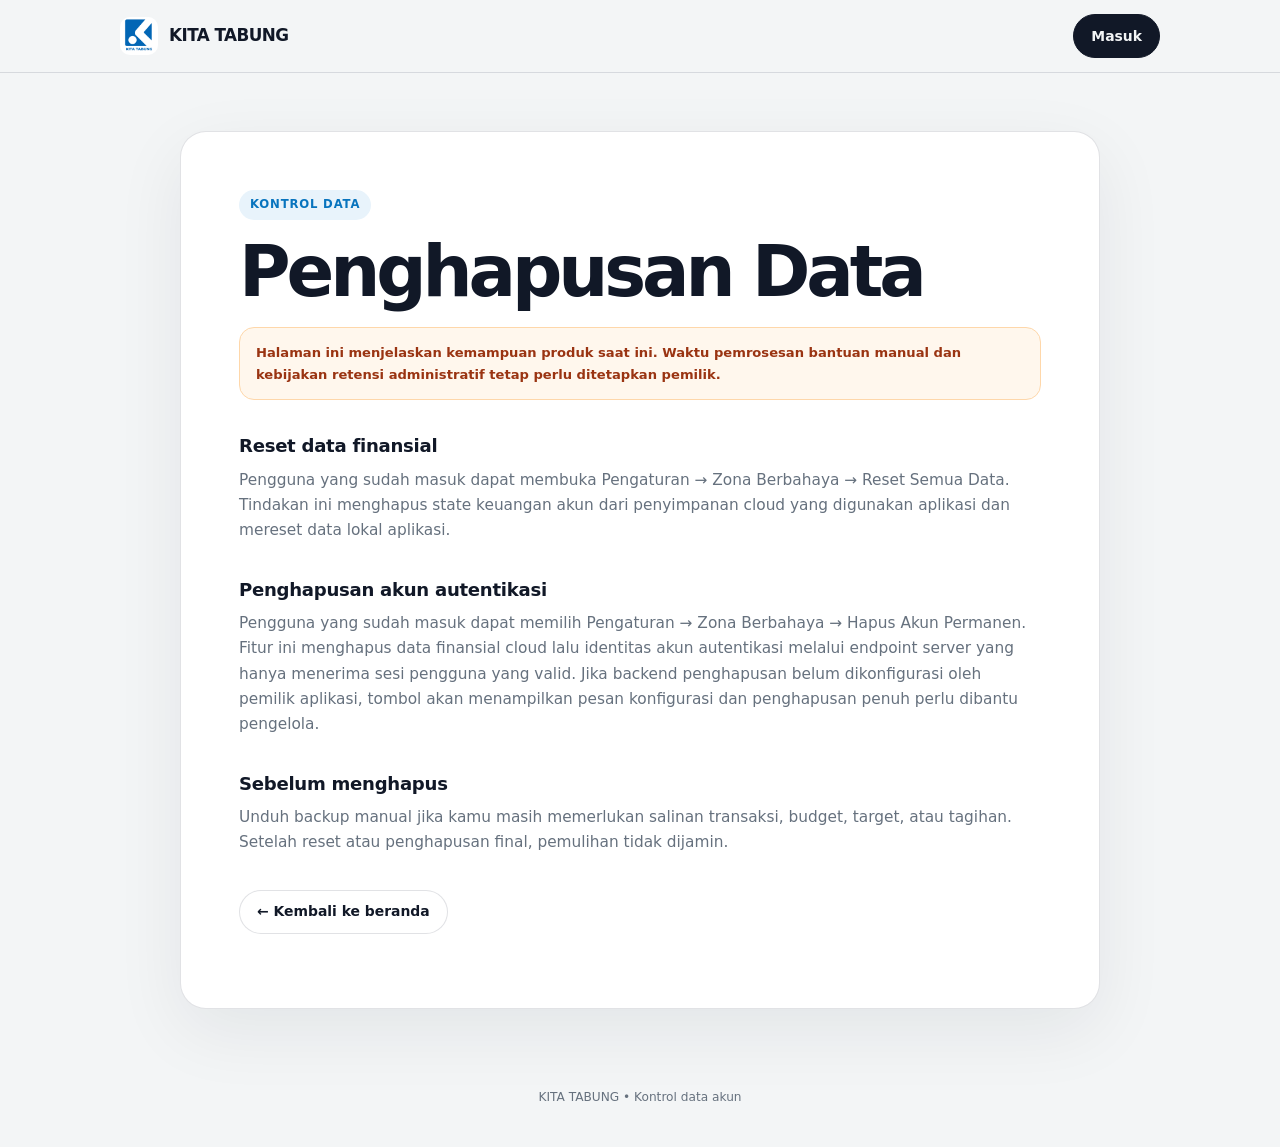
<file: data-delete.html>
<!doctype html>
<html lang="id">
<head>
  <meta charset="utf-8">
  <meta name="viewport" content="width=device-width,initial-scale=1">
  <meta name="color-scheme" content="light dark">
  <title>Penghapusan Data — KITA TABUNG</title>
  <link rel="icon" href="/kt.png">
  <link rel="stylesheet" href="/assets/legal.css?v=15.8">
</head>
<body>
  <header class="legal-header">
    <nav class="legal-nav" aria-label="Navigasi halaman penghapusan data">
      <a class="legal-brand" href="/"><img src="/kt.png" alt="Logo KITA TABUNG"><span>KITA TABUNG</span></a>
      <div class="legal-actions"><a class="legal-btn primary" href="/app.html#login">Masuk</a></div>
    </nav>
  </header>
  <main class="legal-main">
    <article class="legal-article">
      <span class="legal-eyebrow">Kontrol data</span>
      <h1>Penghapusan Data</h1>
      <p class="legal-draft">Halaman ini menjelaskan kemampuan produk saat ini. Waktu pemrosesan bantuan manual dan kebijakan retensi administratif tetap perlu ditetapkan pemilik.</p>
      <h2>Reset data finansial</h2>
      <p>Pengguna yang sudah masuk dapat membuka Pengaturan → Zona Berbahaya → Reset Semua Data. Tindakan ini menghapus state keuangan akun dari penyimpanan cloud yang digunakan aplikasi dan mereset data lokal aplikasi.</p>
      <h2>Penghapusan akun autentikasi</h2>
      <p>Pengguna yang sudah masuk dapat memilih Pengaturan → Zona Berbahaya → Hapus Akun Permanen. Fitur ini menghapus data finansial cloud lalu identitas akun autentikasi melalui endpoint server yang hanya menerima sesi pengguna yang valid. Jika backend penghapusan belum dikonfigurasi oleh pemilik aplikasi, tombol akan menampilkan pesan konfigurasi dan penghapusan penuh perlu dibantu pengelola.</p>
      <h2>Sebelum menghapus</h2>
      <p>Unduh backup manual jika kamu masih memerlukan salinan transaksi, budget, target, atau tagihan. Setelah reset atau penghapusan final, pemulihan tidak dijamin.</p>
      <p class="legal-back"><a class="legal-btn" href="/">← Kembali ke beranda</a></p>
    </article>
  </main>
  <footer class="legal-footer">KITA TABUNG • Kontrol data akun</footer>
</body>
</html>
</file>
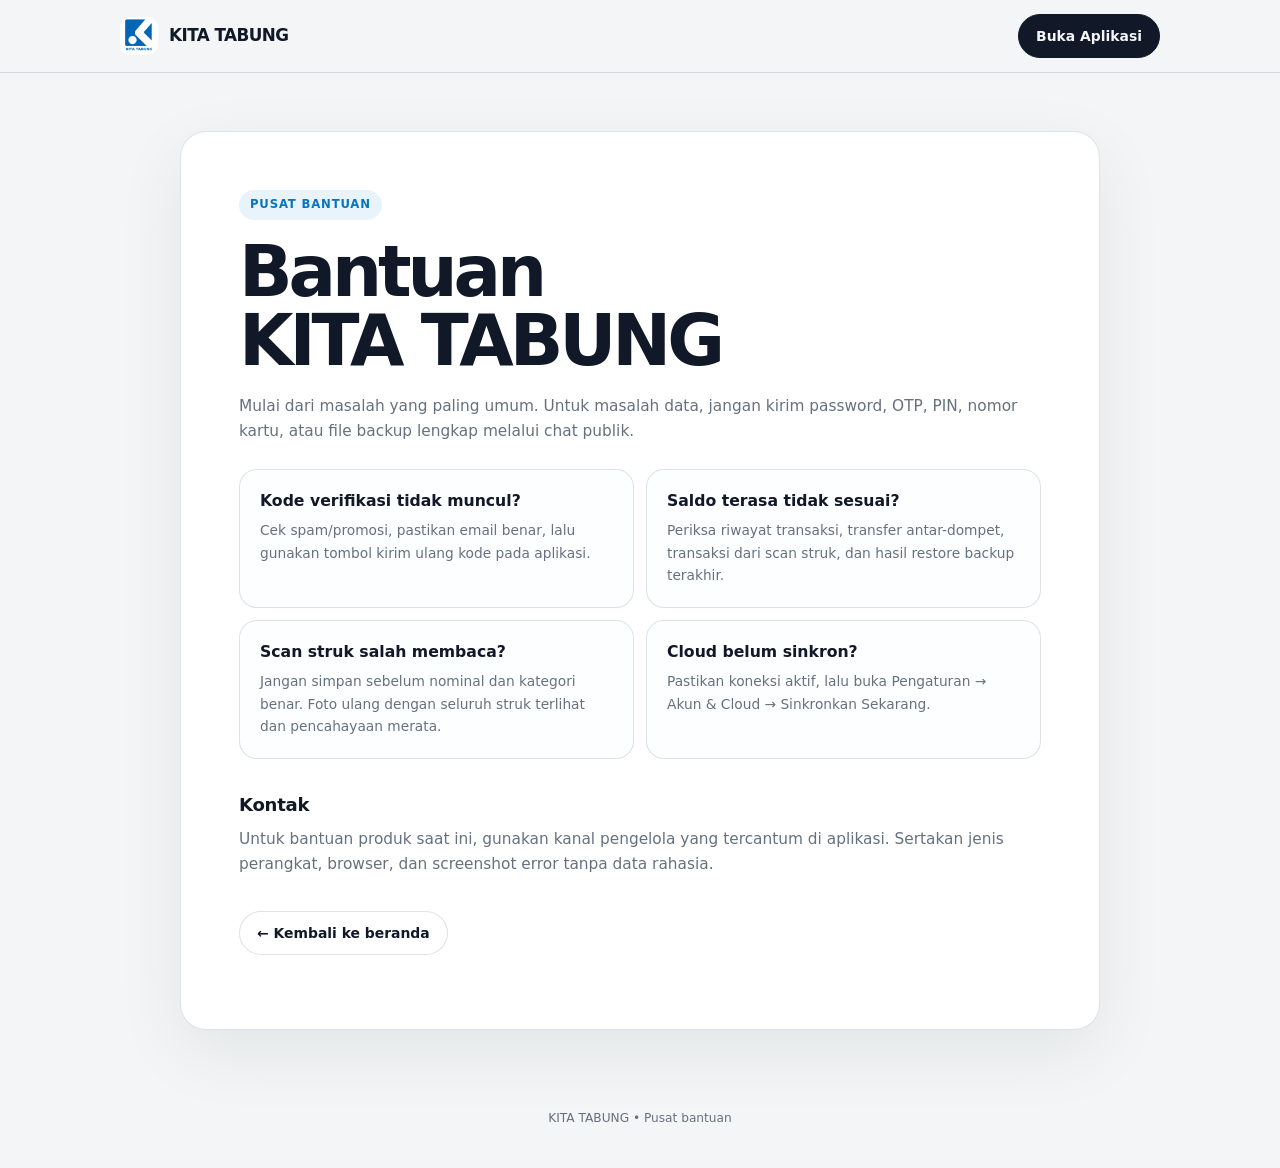
<file: help.html>
<!doctype html>
<html lang="id">
<head>
  <meta charset="utf-8">
  <meta name="viewport" content="width=device-width,initial-scale=1">
  <meta name="color-scheme" content="light dark">
  <title>Bantuan — KITA TABUNG</title>
  <link rel="icon" href="/kt.png">
  <link rel="stylesheet" href="/assets/legal.css?v=15.8">
</head>
<body>
  <header class="legal-header">
    <nav class="legal-nav" aria-label="Navigasi halaman bantuan">
      <a class="legal-brand" href="/"><img src="/kt.png" alt="Logo KITA TABUNG"><span>KITA TABUNG</span></a>
      <div class="legal-actions"><a class="legal-btn primary" href="/app.html#login">Buka Aplikasi</a></div>
    </nav>
  </header>
  <main class="legal-main">
    <article class="legal-article">
      <span class="legal-eyebrow">Pusat bantuan</span>
      <h1>Bantuan KITA TABUNG</h1>
      <p>Mulai dari masalah yang paling umum. Untuk masalah data, jangan kirim password, OTP, PIN, nomor kartu, atau file backup lengkap melalui chat publik.</p>
      <div class="help-grid">
        <section class="help-card"><h3>Kode verifikasi tidak muncul?</h3><p>Cek spam/promosi, pastikan email benar, lalu gunakan tombol kirim ulang kode pada aplikasi.</p></section>
        <section class="help-card"><h3>Saldo terasa tidak sesuai?</h3><p>Periksa riwayat transaksi, transfer antar-dompet, transaksi dari scan struk, dan hasil restore backup terakhir.</p></section>
        <section class="help-card"><h3>Scan struk salah membaca?</h3><p>Jangan simpan sebelum nominal dan kategori benar. Foto ulang dengan seluruh struk terlihat dan pencahayaan merata.</p></section>
        <section class="help-card"><h3>Cloud belum sinkron?</h3><p>Pastikan koneksi aktif, lalu buka Pengaturan → Akun & Cloud → Sinkronkan Sekarang.</p></section>
      </div>
      <h2>Kontak</h2>
      <p>Untuk bantuan produk saat ini, gunakan kanal pengelola yang tercantum di aplikasi. Sertakan jenis perangkat, browser, dan screenshot error tanpa data rahasia.</p>
      <p class="legal-back"><a class="legal-btn" href="/">← Kembali ke beranda</a></p>
    </article>
  </main>
  <footer class="legal-footer">KITA TABUNG • Pusat bantuan</footer>
</body>
</html>
</file>
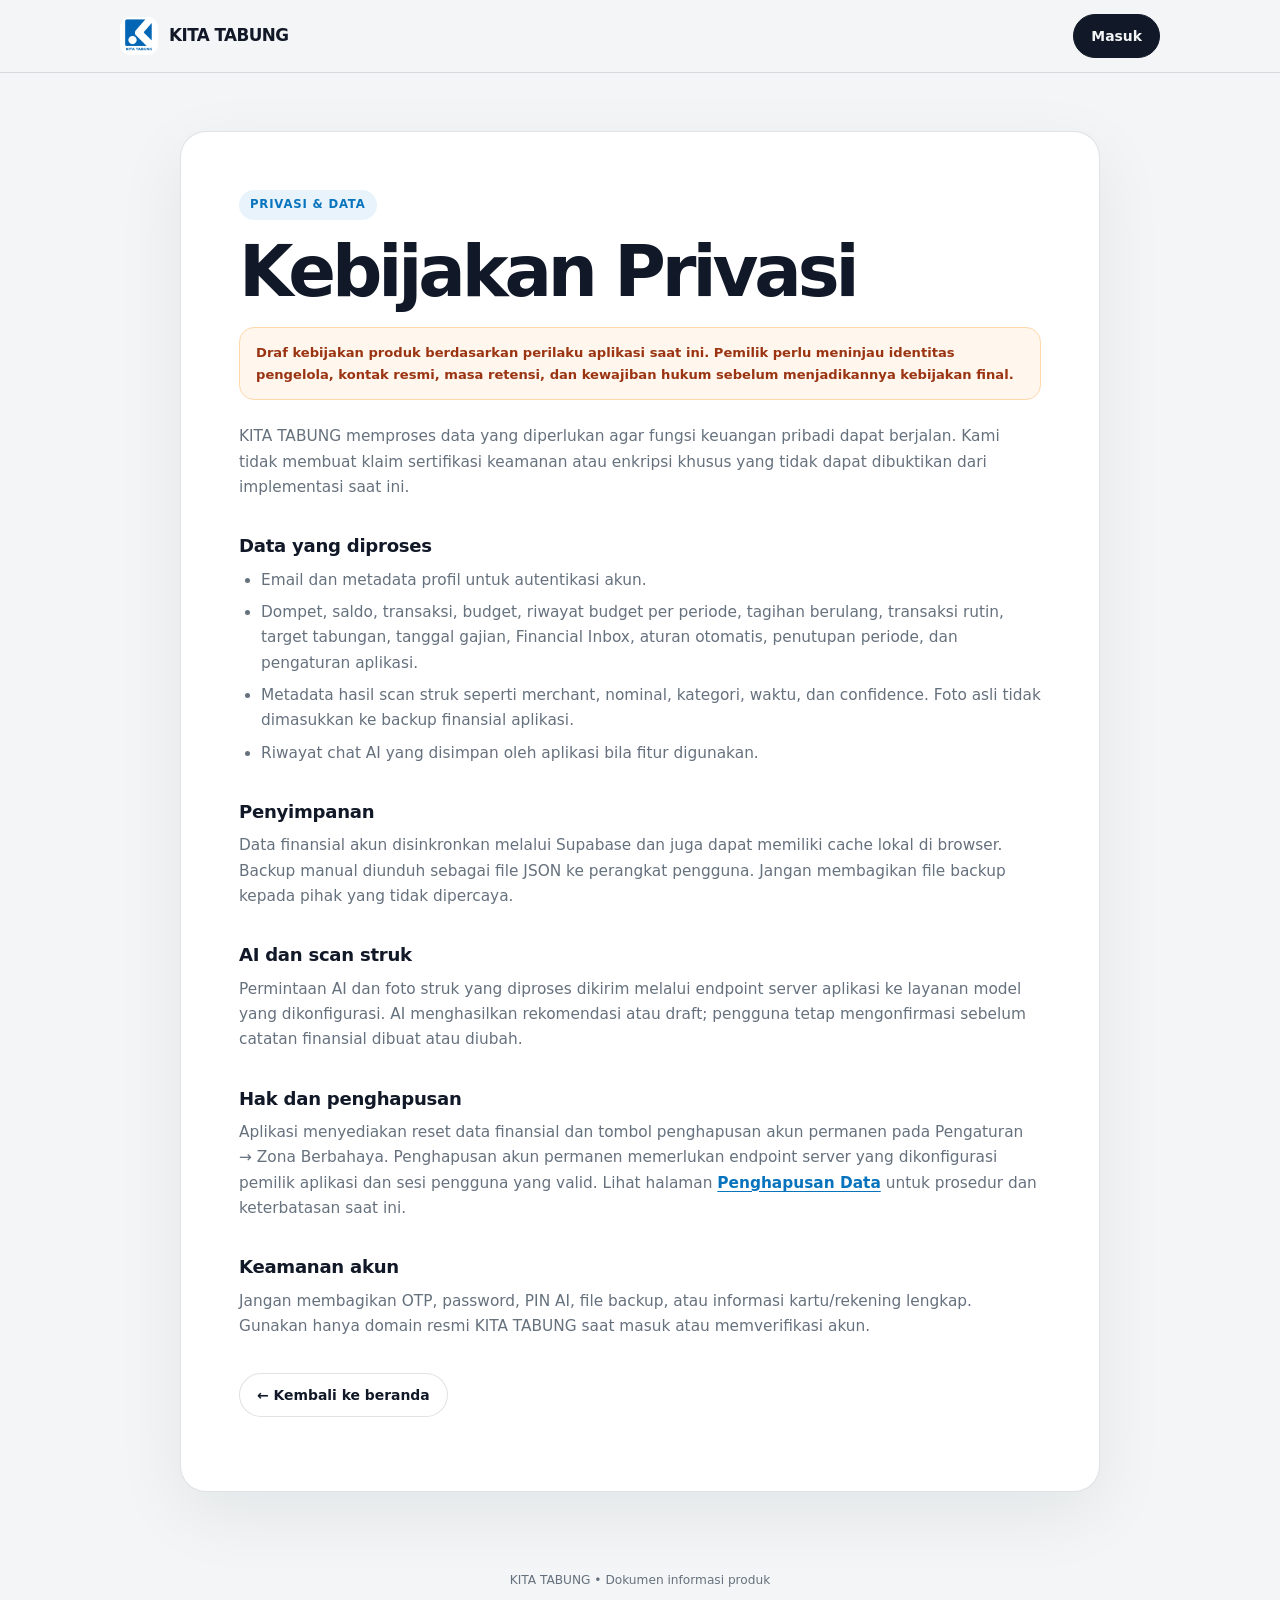
<file: privacy.html>
<!doctype html>
<html lang="id">
<head>
  <meta charset="utf-8">
  <meta name="viewport" content="width=device-width,initial-scale=1">
  <meta name="color-scheme" content="light dark">
  <title>Privasi — KITA TABUNG</title>
  <link rel="icon" href="/kt.png">
  <link rel="stylesheet" href="/assets/legal.css?v=15.8">
</head>
<body>
  <header class="legal-header">
    <nav class="legal-nav" aria-label="Navigasi halaman privasi">
      <a class="legal-brand" href="/"><img src="/kt.png" alt="Logo KITA TABUNG"><span>KITA TABUNG</span></a>
      <div class="legal-actions"><a class="legal-btn primary" href="/app.html#login">Masuk</a></div>
    </nav>
  </header>
  <main class="legal-main">
    <article class="legal-article">
      <span class="legal-eyebrow">Privasi & data</span>
      <h1>Kebijakan Privasi</h1>
      <p class="legal-draft">Draf kebijakan produk berdasarkan perilaku aplikasi saat ini. Pemilik perlu meninjau identitas pengelola, kontak resmi, masa retensi, dan kewajiban hukum sebelum menjadikannya kebijakan final.</p>
      <p>KITA TABUNG memproses data yang diperlukan agar fungsi keuangan pribadi dapat berjalan. Kami tidak membuat klaim sertifikasi keamanan atau enkripsi khusus yang tidak dapat dibuktikan dari implementasi saat ini.</p>
      <h2>Data yang diproses</h2>
      <ul>
        <li>Email dan metadata profil untuk autentikasi akun.</li>
        <li>Dompet, saldo, transaksi, budget, riwayat budget per periode, tagihan berulang, transaksi rutin, target tabungan, tanggal gajian, Financial Inbox, aturan otomatis, penutupan periode, dan pengaturan aplikasi.</li>
        <li>Metadata hasil scan struk seperti merchant, nominal, kategori, waktu, dan confidence. Foto asli tidak dimasukkan ke backup finansial aplikasi.</li>
        <li>Riwayat chat AI yang disimpan oleh aplikasi bila fitur digunakan.</li>
      </ul>
      <h2>Penyimpanan</h2>
      <p>Data finansial akun disinkronkan melalui Supabase dan juga dapat memiliki cache lokal di browser. Backup manual diunduh sebagai file JSON ke perangkat pengguna. Jangan membagikan file backup kepada pihak yang tidak dipercaya.</p>
      <h2>AI dan scan struk</h2>
      <p>Permintaan AI dan foto struk yang diproses dikirim melalui endpoint server aplikasi ke layanan model yang dikonfigurasi. AI menghasilkan rekomendasi atau draft; pengguna tetap mengonfirmasi sebelum catatan finansial dibuat atau diubah.</p>
      <h2>Hak dan penghapusan</h2>
      <p>Aplikasi menyediakan reset data finansial dan tombol penghapusan akun permanen pada Pengaturan → Zona Berbahaya. Penghapusan akun permanen memerlukan endpoint server yang dikonfigurasi pemilik aplikasi dan sesi pengguna yang valid. Lihat halaman <a href="/data-delete.html">Penghapusan Data</a> untuk prosedur dan keterbatasan saat ini.</p>
      <h2>Keamanan akun</h2>
      <p>Jangan membagikan OTP, password, PIN AI, file backup, atau informasi kartu/rekening lengkap. Gunakan hanya domain resmi KITA TABUNG saat masuk atau memverifikasi akun.</p>
      <p class="legal-back"><a class="legal-btn" href="/">← Kembali ke beranda</a></p>
    </article>
  </main>
  <footer class="legal-footer">KITA TABUNG • Dokumen informasi produk</footer>
</body>
</html>
</file>
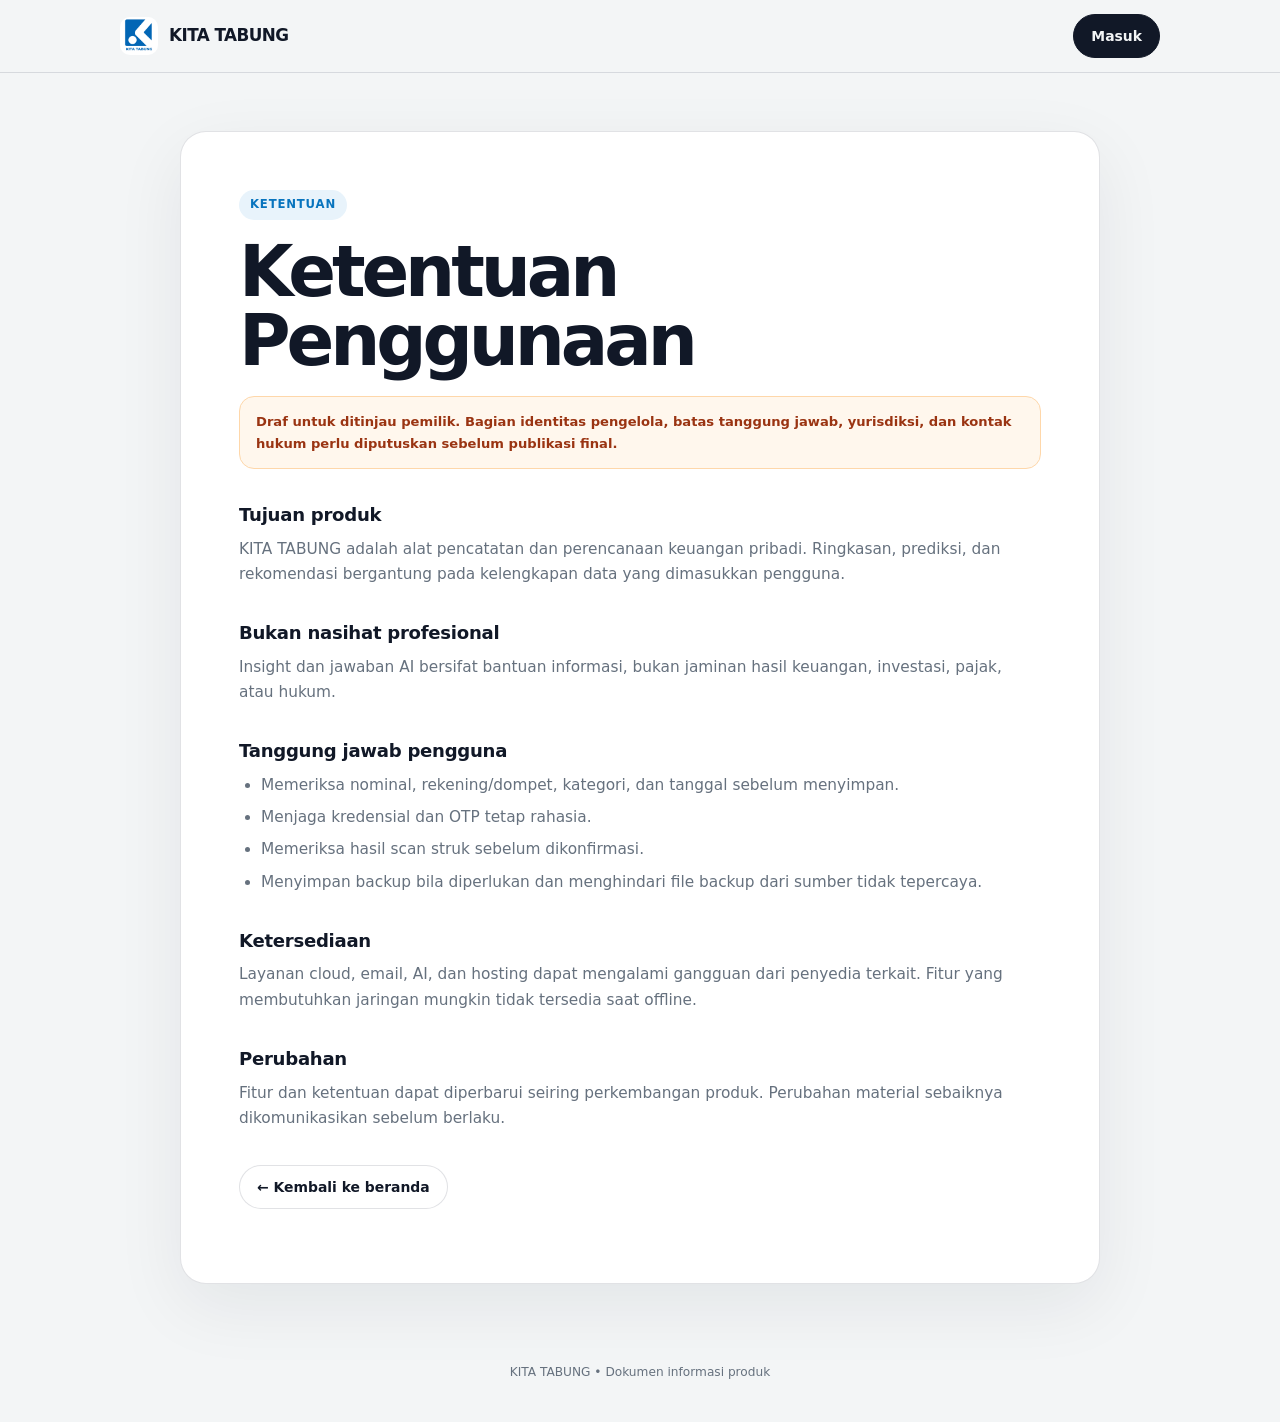
<file: terms.html>
<!doctype html>
<html lang="id">
<head>
  <meta charset="utf-8">
  <meta name="viewport" content="width=device-width,initial-scale=1">
  <meta name="color-scheme" content="light dark">
  <title>Ketentuan — KITA TABUNG</title>
  <link rel="icon" href="/kt.png">
  <link rel="stylesheet" href="/assets/legal.css?v=15.8">
</head>
<body>
  <header class="legal-header">
    <nav class="legal-nav" aria-label="Navigasi halaman ketentuan">
      <a class="legal-brand" href="/"><img src="/kt.png" alt="Logo KITA TABUNG"><span>KITA TABUNG</span></a>
      <div class="legal-actions"><a class="legal-btn primary" href="/app.html#login">Masuk</a></div>
    </nav>
  </header>
  <main class="legal-main">
    <article class="legal-article">
      <span class="legal-eyebrow">Ketentuan</span>
      <h1>Ketentuan Penggunaan</h1>
      <p class="legal-draft">Draf untuk ditinjau pemilik. Bagian identitas pengelola, batas tanggung jawab, yurisdiksi, dan kontak hukum perlu diputuskan sebelum publikasi final.</p>
      <h2>Tujuan produk</h2>
      <p>KITA TABUNG adalah alat pencatatan dan perencanaan keuangan pribadi. Ringkasan, prediksi, dan rekomendasi bergantung pada kelengkapan data yang dimasukkan pengguna.</p>
      <h2>Bukan nasihat profesional</h2>
      <p>Insight dan jawaban AI bersifat bantuan informasi, bukan jaminan hasil keuangan, investasi, pajak, atau hukum.</p>
      <h2>Tanggung jawab pengguna</h2>
      <ul>
        <li>Memeriksa nominal, rekening/dompet, kategori, dan tanggal sebelum menyimpan.</li>
        <li>Menjaga kredensial dan OTP tetap rahasia.</li>
        <li>Memeriksa hasil scan struk sebelum dikonfirmasi.</li>
        <li>Menyimpan backup bila diperlukan dan menghindari file backup dari sumber tidak tepercaya.</li>
      </ul>
      <h2>Ketersediaan</h2>
      <p>Layanan cloud, email, AI, dan hosting dapat mengalami gangguan dari penyedia terkait. Fitur yang membutuhkan jaringan mungkin tidak tersedia saat offline.</p>
      <h2>Perubahan</h2>
      <p>Fitur dan ketentuan dapat diperbarui seiring perkembangan produk. Perubahan material sebaiknya dikomunikasikan sebelum berlaku.</p>
      <p class="legal-back"><a class="legal-btn" href="/">← Kembali ke beranda</a></p>
    </article>
  </main>
  <footer class="legal-footer">KITA TABUNG • Dokumen informasi produk</footer>
</body>
</html>
</file>
<file: assets/legal.css>
:root{
  --bg:#f3f5f6;
  --surface:#ffffff;
  --text:#111827;
  --muted:#66717e;
  --line:rgba(15,23,42,.12);
  --brand:#0874be;
  --brand-soft:#e8f3fb;
  --warning-bg:#fff7ed;
  --warning-border:#fed7aa;
  --warning-text:#9a3412;
  --shadow:0 22px 70px rgba(15,23,42,.07);
  --radius:26px;
  font-family:Inter,ui-sans-serif,system-ui,-apple-system,BlinkMacSystemFont,"Segoe UI",sans-serif;
  color-scheme:light;
}
@media (prefers-color-scheme:dark){
  :root{
    --bg:#08111a;
    --surface:#0f1a25;
    --text:#f7fafc;
    --muted:#a8b5c2;
    --line:rgba(255,255,255,.12);
    --brand:#62b9ee;
    --brand-soft:#0d3148;
    --warning-bg:#2b1b0e;
    --warning-border:#6f421e;
    --warning-text:#fdba74;
    --shadow:0 22px 70px rgba(0,0,0,.22);
    color-scheme:dark;
  }
}
*{box-sizing:border-box}
html{scroll-behavior:smooth}
body{margin:0;background:var(--bg);color:var(--text);line-height:1.65;overflow-x:hidden}
a{color:inherit}
img{max-width:100%;display:block}
.legal-header{position:sticky;top:0;z-index:30;background:color-mix(in srgb,var(--bg) 88%,transparent);border-bottom:1px solid var(--line);backdrop-filter:blur(18px)}
.legal-nav{width:min(1040px,calc(100% - 32px));min-height:72px;margin:auto;display:flex;align-items:center;justify-content:space-between;gap:18px}
.legal-brand{display:inline-flex;align-items:center;gap:11px;text-decoration:none;font-weight:900;letter-spacing:-.035em}
.legal-brand img{width:38px;height:38px;object-fit:contain;border-radius:10px;flex:0 0 auto}
.legal-brand span{font-size:1.05rem;white-space:nowrap}
.legal-actions{display:flex;align-items:center;gap:10px}
.legal-btn{display:inline-flex;align-items:center;justify-content:center;min-height:44px;padding:0 17px;border-radius:999px;text-decoration:none;font-weight:800;font-size:.87rem;border:1px solid var(--line);background:var(--surface);color:var(--text);transition:transform .18s ease,border-color .18s ease,background-color .18s ease}
.legal-btn:hover{transform:translateY(-1px);border-color:color-mix(in srgb,var(--brand) 34%,var(--line))}
.legal-btn.primary{background:var(--text);border-color:var(--text);color:var(--bg)}
.legal-btn:focus-visible,.legal-brand:focus-visible,.legal-content a:focus-visible{outline:3px solid color-mix(in srgb,var(--brand) 42%,transparent);outline-offset:4px}
.legal-main{width:min(920px,calc(100% - 32px));margin:0 auto;padding:58px 0 78px}
.legal-article{background:var(--surface);border:1px solid var(--line);border-radius:var(--radius);padding:clamp(26px,5vw,58px);box-shadow:var(--shadow);overflow:hidden}
.legal-eyebrow{display:inline-flex;align-items:center;min-height:30px;padding:0 11px;border-radius:999px;background:var(--brand-soft);color:var(--brand);font-size:.73rem;font-weight:900;letter-spacing:.07em;text-transform:uppercase;margin-bottom:18px}
.legal-article h1{font-size:clamp(2.35rem,6vw,4.4rem);line-height:.98;letter-spacing:-.058em;margin:0 0 18px;font-weight:690;text-wrap:balance}
.legal-article h2{font-size:1.13rem;line-height:1.35;margin:34px 0 9px;letter-spacing:-.015em}
.legal-article p,.legal-article li{color:var(--muted);font-size:.96rem}
.legal-article p{margin:0 0 16px}
.legal-article ul{padding-left:22px;margin:8px 0 18px}
.legal-article li+li{margin-top:7px}
.legal-article a:not(.legal-btn){color:var(--brand);font-weight:750;text-underline-offset:3px}
.legal-draft{padding:14px 16px;border-radius:15px;background:var(--warning-bg);border:1px solid var(--warning-border);color:var(--warning-text)!important;font-weight:760;font-size:.82rem!important;margin:20px 0 24px!important}
.legal-back{margin-top:34px!important}
.help-grid{display:grid;grid-template-columns:repeat(2,minmax(0,1fr));gap:12px;margin:24px 0 32px}
.help-card{border:1px solid var(--line);border-radius:18px;padding:20px;background:color-mix(in srgb,var(--surface) 92%,var(--brand-soft))}
.help-card h3{margin:0 0 8px;font-size:.98rem;line-height:1.35}
.help-card p{margin:0;font-size:.86rem}
.legal-footer{width:min(920px,calc(100% - 32px));margin:0 auto;padding:0 0 40px;color:var(--muted);font-size:.76rem;text-align:center}
@media(max-width:640px){
  .legal-nav{min-height:64px;width:calc(100% - 24px)}
  .legal-brand img{width:34px;height:34px}.legal-brand span{font-size:.93rem}
  .legal-btn{min-height:42px;padding:0 14px;font-size:.8rem}
  .legal-main{width:calc(100% - 24px);padding:28px 0 48px}
  .legal-article{border-radius:22px;padding:24px 20px;box-shadow:none}
  .legal-article h1{font-size:clamp(2.15rem,12vw,3.2rem)}
  .help-grid{grid-template-columns:1fr}
}
@media(prefers-reduced-motion:reduce){html{scroll-behavior:auto}.legal-btn{transition:none}}
</file>
